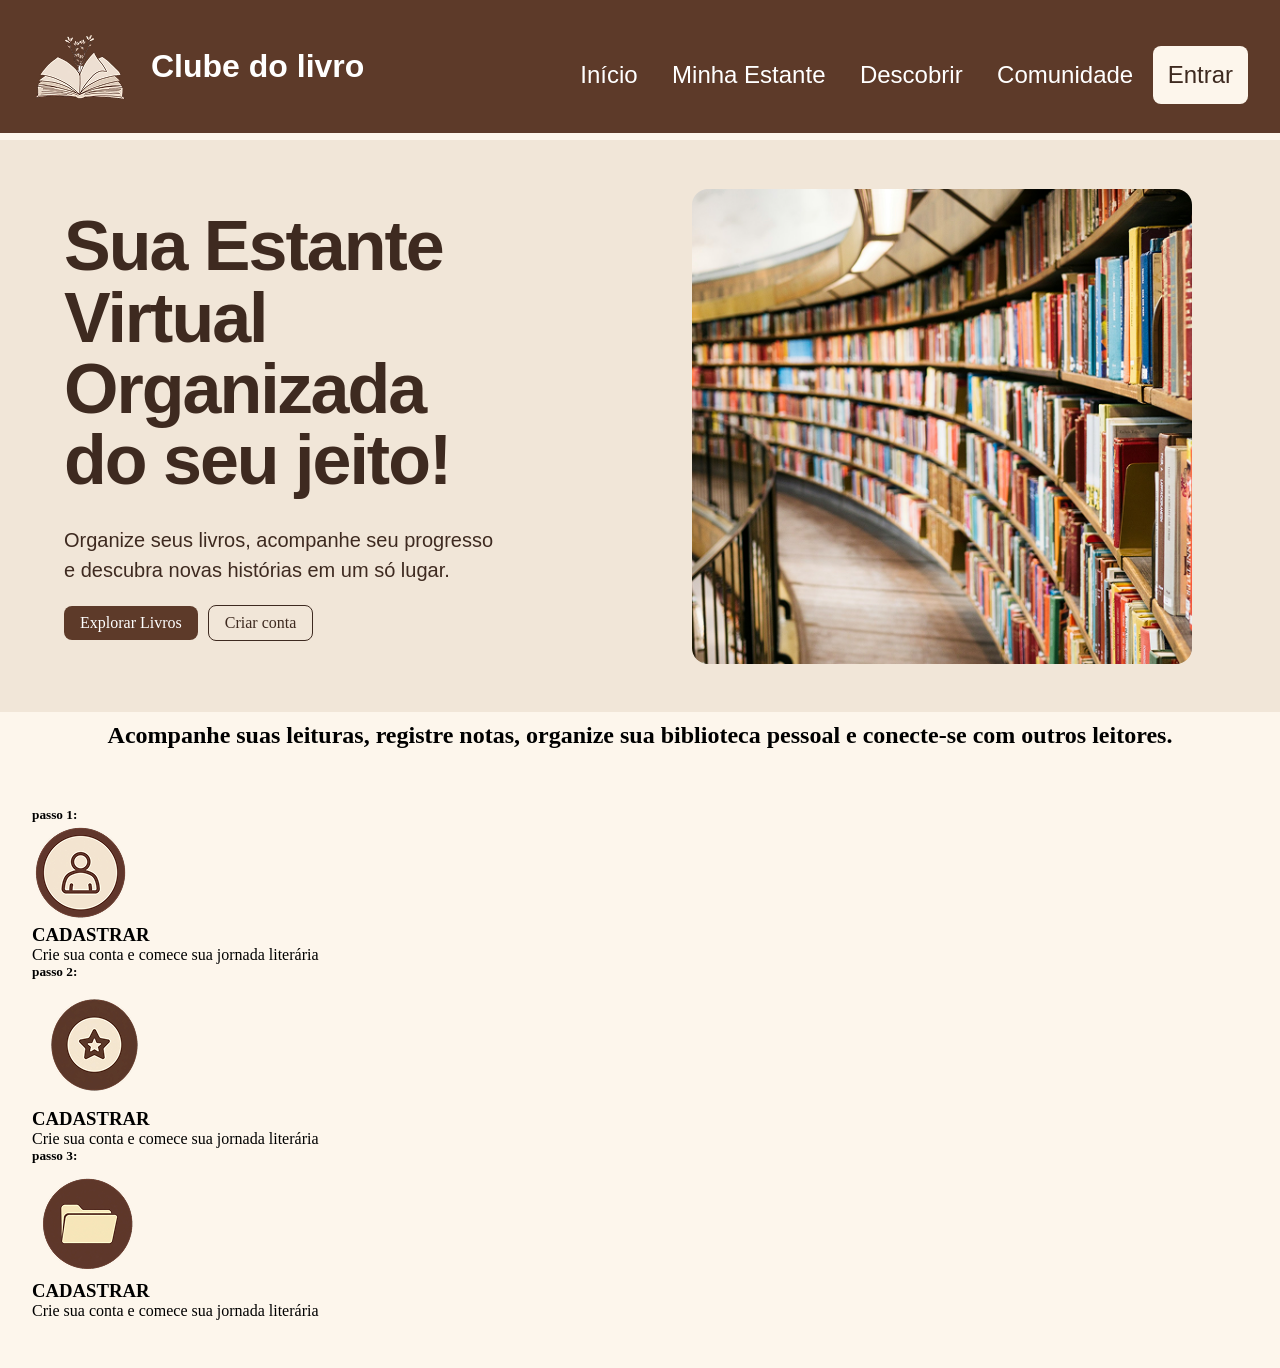
<file: index.html>
<!DOCTYPE html>
<html lang="pt-br">

<head>
    <meta charset="UTF-8">
    <meta name="viewport" content="width=device-width, initial-scale=1.0">
    <link rel="stylesheet" href="/css/style.css">
    <title>Bookmory</title>
</head>

<header class="header">
    <section>
        <div><img src="assets/1_HOME_1/Logo.png" alt="Logo"></div>
        <h1>Clube do livro</h1>

        <nav class="navbar">
            <a href="index.html">Início</a>
            <a href="pages/MinhaEstante.html">Minha Estante</a>
            <a href="pages/Descobrir.html">Descobrir</a>
            <a href="pages/Comunidade.html">Comunidade</a>
            <a href="pages/Entrar.html" class="btn">Entrar</a>
        </nav>

    </section>
</header>

<body>
    <section class="firstDiv">
        <div class="hero-content">
            <h2>Sua Estante Virtual<br>Organizada<br>do seu jeito!</h2>
            <p>Organize seus livros, acompanhe seu progresso e descubra novas histórias em um só lugar.</p>
            <div class="hero-actions">
                <a class="btn2" href="pages/Descobrir.html">Explorar Livros</a>
                <a class="btn3" href="pages/Cadastro.html">Criar conta</a>
            </div>
        </div>

        <div>
            <img src="assets/1_HOME_1/biblioteca.png" class="imglivro" alt="Livros">
        </div>
    </section>
    <h6>Acompanhe suas leituras, registre notas, organize sua biblioteca pessoal e conecte-se com outros leitores.</h6>

    <section>
        <div class="box">
            <div class="cadastrar">
                <h5>passo 1:</h5>
                <img src="assets/1_HOME_1/icon user 1.png" alt="user">
                <h3>CADASTRAR</h3>
                <p>Crie sua conta e comece sua jornada literária</h6>
            </div>

            <div class="avaliar">
                <h5>passo 2:</h5>
                <img src="assets/1_HOME_1/icon estrela 1.png" alt="user">
                <h3>CADASTRAR</h3>
                <p>Crie sua conta e comece sua jornada literária</p>
                </div>

            <div class="organizar">
                <h5>passo 3:</h5>
                <img src="assets/1_HOME_1/icon pasta 1.png" alt="user">
                <h3>CADASTRAR</h3>
                <p>Crie sua conta e comece sua jornada literária</p>
            </div>
        </div>
    </section>


</body>

</html>
</file>
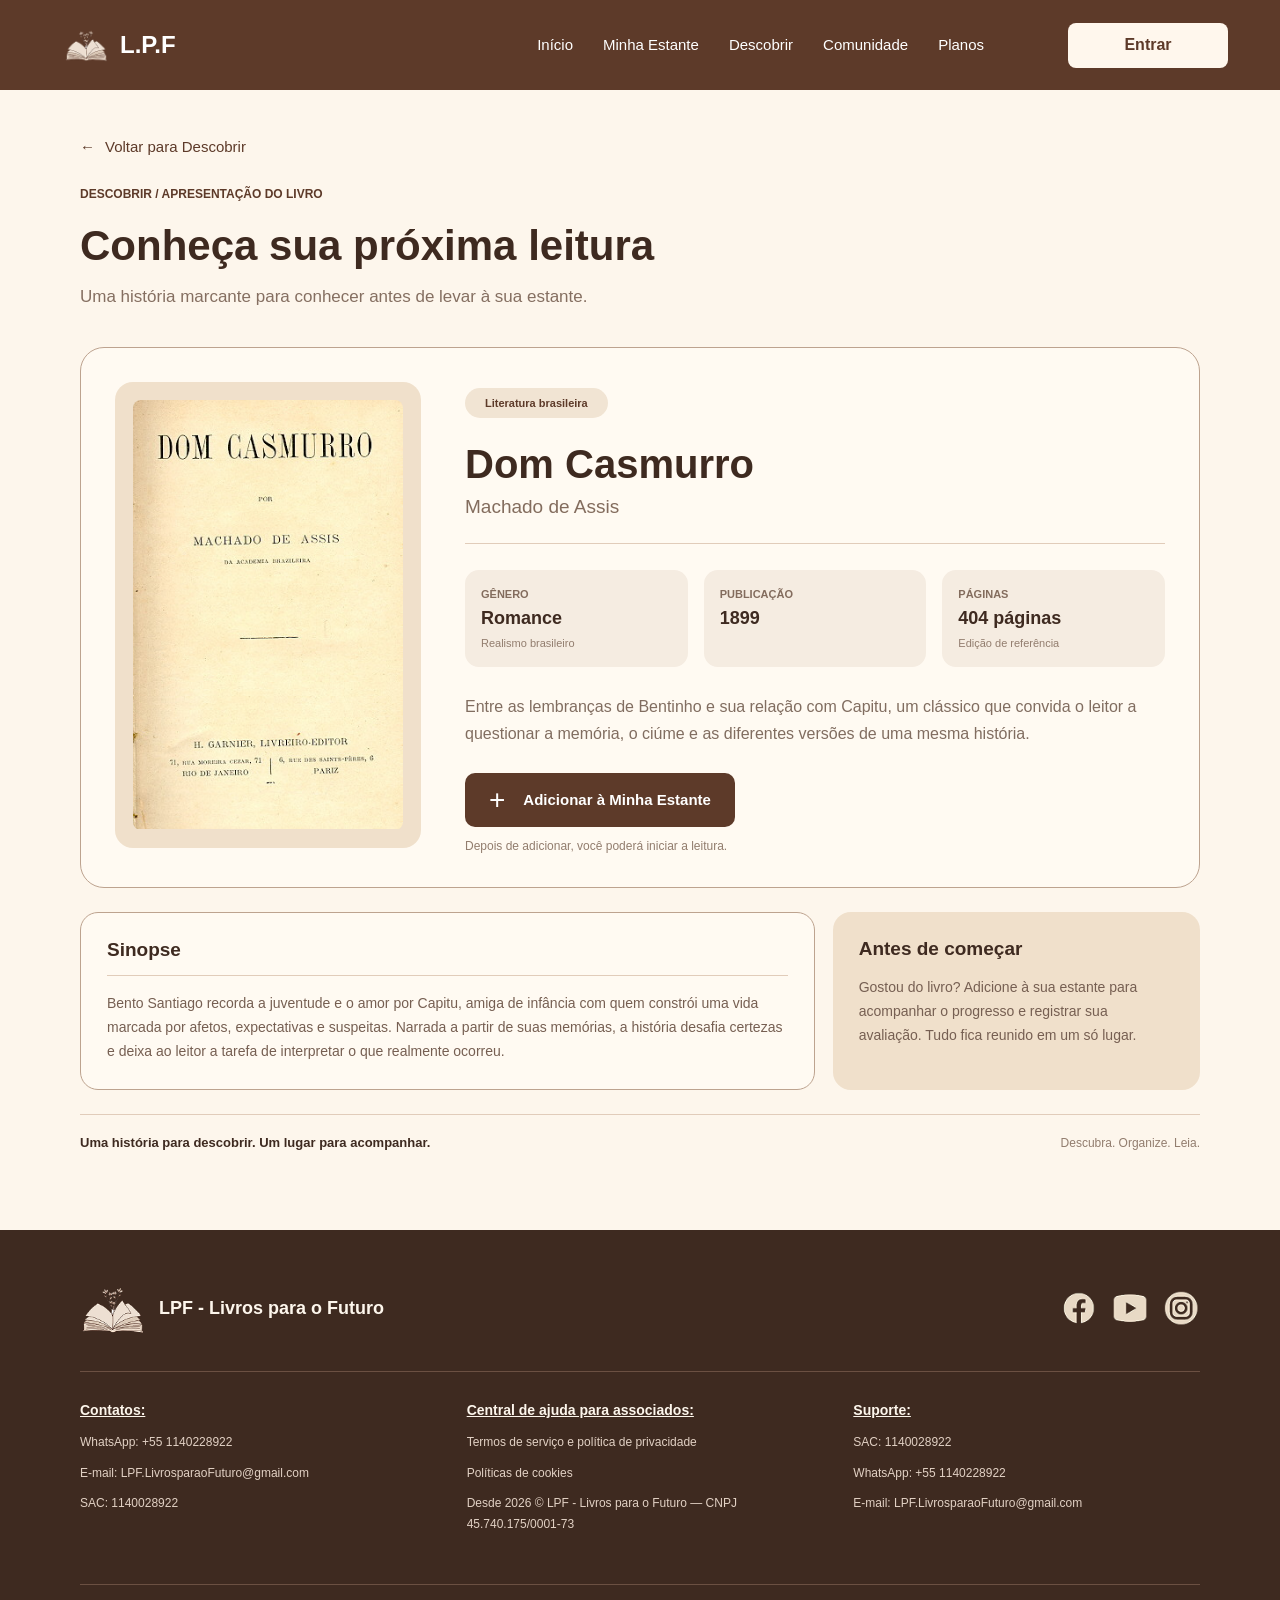
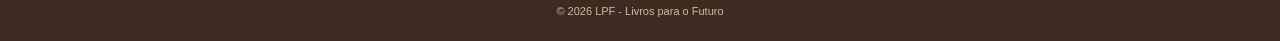
<file: pages/ApresentacaoLivro.html>
<!doctype html>
<html lang="pt-BR">
  <head>
    <meta charset="UTF-8" />
    <meta name="viewport" content="width=device-width, initial-scale=1.0" />
    <title>Apresentação do Livro | LPF</title>
    <link rel="stylesheet" href="../css/paginas-julio.css" />
  </head>
  <body class="pagina-lpf pagina-descobrir pagina-apresentacao">
    <!--header-->
    <header class="cabecalho">
      <div class="cabecalho-conteudo">
        <a href="../index.html" class="logo">
          <img
            src="../assets/1_HOME_1/Logo.png"
            alt="Logo dos Livros para o Futuro"
          />
          <span>L.P.F</span>
        </a>
        <!--botão MENU HAMBURGUER-->
        <button
          type="button"
          class="menu-toggle"
          id="botaoMenu"
          aria-label="Abrir menu de navegação"
          aria-controls="menuPrincipal"
          aria-expanded="false"
        >
          <span></span>
          <span></span>
          <span></span>
        </button>

        <!--nav principal-->
        <nav class="menu" id="menuPrincipal" aria-label="Navegação principal">
          <a href="../index.html">Início</a>

          <a href="MinhaEstante.html"> Minha Estante </a>

          <a href="Descobrir.html"> Descobrir </a>

          <a href="Comunidade.html"> Comunidade </a>

          <a href="planosdefidelidade.html"> Planos </a>
        </nav>

        <a href="Entrar.html" class="perfil">Entrar</a>
      </div>
    </header>

    <!--conteudo principal-->
    <main class="conteudo-principal apresentacao-main">
      <!--navegação-->
      <a href="Descobrir.html" class="apresentacao-voltar">
        <span aria-hidden="true">←</span>
        Voltar para Descobrir
      </a>

      <!--introdução-->
      <section class="apresentacao-introducao">
        <p class="apresentacao-caminho">DESCOBRIR / APRESENTAÇÃO DO LIVRO</p>

        <h1>Conheça sua próxima leitura</h1>

        <p>Uma história marcante para conhecer antes de levar à sua estante.</p>
      </section>

      <!--info do livro-->
      <section class="apresentacao-card">
        <!--coluna da capa-->
        <div class="apresentacao-imagem">
          <img
            id="apresentacaoCapa"
            src="../assets/1_HOME_1/descobrir/dom-casmurro.png.jpg"
            alt="Capa do livro Dom Casmurro"
          />
        </div>

        <!--coluna das info-->
        <div class="apresentacao-dados">
          <span class="apresentacao-etiqueta"> LITERATURA BRASILEIRA </span>

          <h2 id="apresentacaoTitulo">Dom Casmurro</h2>

          <p class="apresentacao-autor" id="apresentacaoAutor">
            Machado de Assis
          </p>

          <!--details-->
          <div class="apresentacao-detalhes">
            <div class="detalhe-item">
              <span>GÊNERO</span>
              <strong id="apresentacaoGenero"> Romance </strong>
              <small>Realismo brasileiro</small>
            </div>

            <div class="detalhe-item">
              <span>PUBLICAÇÃO</span>
              <strong id="apresentacaoAno"> 1899 </strong>
            </div>

            <div class="detalhe-item">
              <span>PÁGINAS</span>
              <strong id="apresentacaoPaginas"> Não informado </strong>
              <small>Edição de referência</small>
            </div>
          </div>

          <!--descrição-->
          <p class="apresentacao-descricao">
            Entre as lembranças de Bentinho e sua relação com Capitu, um
            clássico que convida o leitor a questionar a memória, o ciúme e as
            diferentes versões de uma mesma história.
          </p>

          <!--adicionar a estante-->
          <button
            type="button"
            class="apresentacao-botao"
            id="adicionarEstante"
          >
            <span aria-hidden="true">+</span>
            Adicionar à Minha Estante
          </button>

          <p class="apresentacao-aviso">
            Depois de adicionar, você poderá iniciar a leitura.
          </p>
        </div>
      </section>

      <!--sinopse e infos add-->
      <section class="apresentacao-inferior">
        <article class="apresentacao-sinopse">
          <h2>Sinopse</h2>

          <p id="sinopseLivro">
            Bento Santiago recorda a juventude e o amor por Capitu, amiga de
            infância com quem constrói uma vida marcada por afetos, expectativas
            e suspeitas. Narrada a partir de suas memórias, a história desafia
            certezas e deixa ao leitor a tarefa de interpretar o que realmente
            ocorreu.
          </p>
        </article>

        <aside class="apresentacao-orientacao">
          <h2>Antes de começar</h2>

          <p>
            Gostou do livro? Adicione à sua estante para acompanhar o progresso
            e registrar sua avaliação. Tudo fica reunido em um só lugar.
          </p>
        </aside>
      </section>

      <!--final-->
      <div class="apresentacao-frase">
        <strong>
          Uma história para descobrir. Um lugar para acompanhar.
        </strong>

        <span>Descubra. Organize. Leia.</span>
      </div>
    </main>

    <!--footer-->
    <footer class="footer">
      <div class="footer-container">
        <div class="footer-top">
          <div class="footer-brand">
            <img src="../assets/1_HOME_1/Logo.png" alt="" />

            <strong>LPF - Livros para o Futuro</strong>
          </div>

          <div class="footer-social">
            <img
              src="../assets/1_HOME_1/redes.png"
              alt="Facebook, YouTube e Instagram"
            />
          </div>
        </div>

        <div class="footer-info">
          <div class="footer-column">
            <h3>Contatos:</h3>
            <p>WhatsApp: +55 1140228922</p>
            <p>E-mail: LPF.LivrosparaoFuturo@gmail.com</p>
            <p>SAC: 1140028922</p>
          </div>

          <div class="footer-column">
            <h3>Central de ajuda para associados:</h3>
            <p>Termos de serviço e política de privacidade</p>
            <p>Políticas de cookies</p>
            <p>Desde 2026 © LPF - Livros para o Futuro — CNPJ 45.740.175/0001-73</p>
          </div>

          <div class="footer-column">
            <h3>Suporte:</h3>
            <p>SAC: 1140028922</p>
            <p>WhatsApp: +55 1140228922</p>
            <p>E-mail: LPF.LivrosparaoFuturo@gmail.com</p>
          </div>
        </div>

        <div class="footer-bottom">
          <p>© 2026 LPF - Livros para o Futuro</p>
        </div>
      </div>
    </footer>

    <!--acessibilidade-->
    <script src="https://vlibras.gov.br/app/vlibras-plugin.js"></script>

    <!--javascript-->
    <script src="../js/menu-lpf.js" defer></script>
    <script src="../js/livros.js" defer></script>
    <script src="../js/estante.js" defer></script>
    <script src="../js/apresentacao-livro.js" defer></script>
  </body>
</html>
</file>
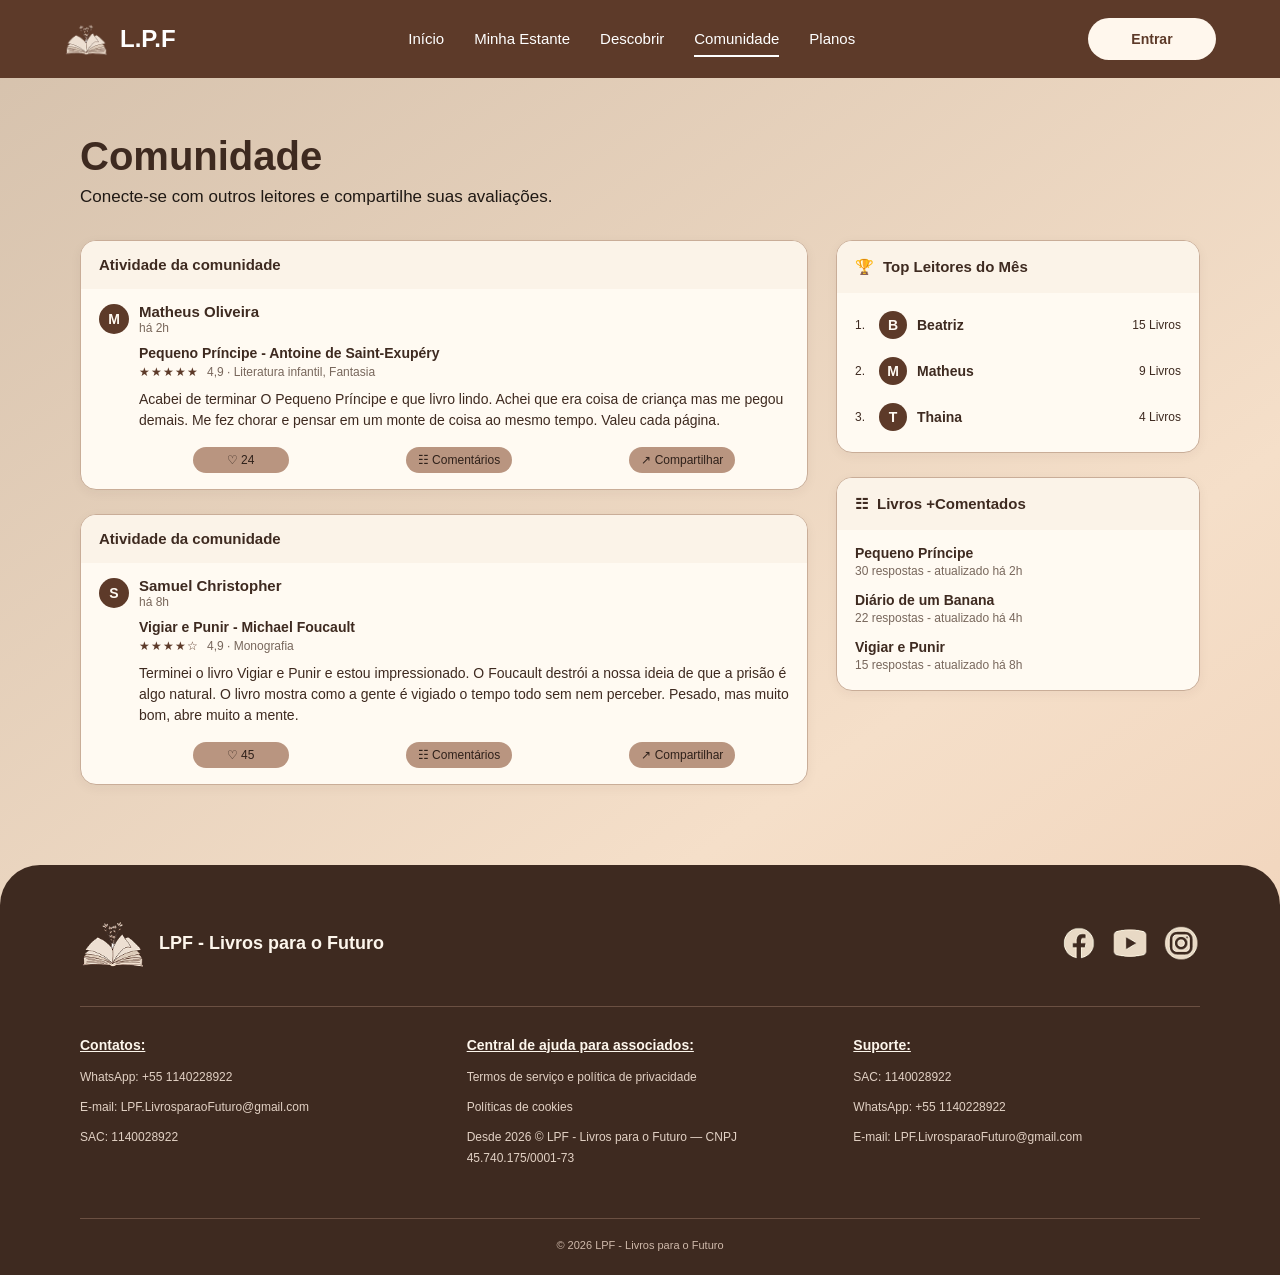
<file: pages/Comunidade.html>
<!doctype html>
<html lang="pt-BR">
  <head>
    <meta charset="UTF-8" />
    <meta name="viewport" content="width=device-width, initial-scale=1.0" />
    <meta
      name="description"
      content="Conecte-se com leitores, compartilhe avaliações e descubra as leituras favoritas da comunidade LPF."
    />
    <title>Comunidade | LPF</title>
    <link rel="stylesheet" href="../css/paginas-julio.css" />
    <link rel="stylesheet" href="../css/Comunidade-joao.css" />
  </head>
  <body class="pagina-descobrir pagina-comunidade">
    <header class="cabecalho">
      <div class="cabecalho-conteudo">
        <a href="../index.html" class="logo">
          <img
            src="../assets/1_HOME_1/Logo.png"
            alt="Logo dos Livros para o Futuro"
          />
          <span>L.P.F</span>
        </a>

        <button
          type="button"
          class="menu-toggle"
          id="botaoMenu"
          aria-label="Abrir menu de navegação"
          aria-controls="menuPrincipal"
          aria-expanded="false"
        >
          <span></span>
          <span></span>
          <span></span>
        </button>

        <nav class="menu" id="menuPrincipal" aria-label="Navegação principal">
          <a href="../index.html">Início</a>
          <a href="MinhaEstante.html">Minha Estante</a>
          <a href="Descobrir.html">Descobrir</a>
          <a href="Comunidade.html" aria-current="page">Comunidade</a>
          <a href="planosdefidelidade.html">Planos</a>
        </nav>

        <a href="Entrar.html" class="perfil">Entrar</a>
      </div>
    </header>

    <main class="conteudo-principal comunidade-main">
      <section class="comunidade-introducao" aria-labelledby="tituloComunidade">
        <h1 id="tituloComunidade">Comunidade</h1>
        <p>
          Conecte-se com outros leitores e compartilhe suas avaliações.
        </p>
      </section>

      <div class="comunidade-grade">
        <section
          class="comunidade-atividades"
          aria-label="Atividades da comunidade"
        >
          <article class="atividade-card">
            <h2 class="atividade-titulo">Atividade da comunidade</h2>
            <div class="atividade-conteudo">
              <div class="leitor-identidade">
                <span class="leitor-avatar" aria-hidden="true">M</span>
                <div>
                  <h3>Matheus Oliveira</h3>
                  <p class="atividade-tempo">há 2h</p>
                </div>
              </div>
              <div class="avaliacao-livro">
                <h4>Pequeno Príncipe - Antoine de Saint-Exupéry</h4>
                <p class="avaliacao-meta">
                  <span class="estrelas" aria-label="5 de 5 estrelas">★★★★★</span>
                  <span>4,9 · Literatura infantil, Fantasia</span>
                </p>
                <p class="avaliacao-texto">
                  Acabei de terminar O Pequeno Príncipe e que livro lindo.
                  Achei que era coisa de criança mas me pegou demais. Me fez
                  chorar e pensar em um monte de coisa ao mesmo tempo. Valeu
                  cada página.
                </p>
              </div>
              <div class="atividade-acoes" aria-label="Ações da avaliação">
                <button type="button" aria-label="Curtir avaliação, 24 curtidas">
                  <span aria-hidden="true">♡</span> 24
                </button>
                <button type="button">☷ Comentários</button>
                <button type="button">↗ Compartilhar</button>
              </div>
            </div>
          </article>

          <article class="atividade-card">
            <h2 class="atividade-titulo">Atividade da comunidade</h2>
            <div class="atividade-conteudo">
              <div class="leitor-identidade">
                <span class="leitor-avatar" aria-hidden="true">S</span>
                <div>
                  <h3>Samuel Christopher</h3>
                  <p class="atividade-tempo">há 8h</p>
                </div>
              </div>
              <div class="avaliacao-livro">
                <h4>Vigiar e Punir - Michael Foucault</h4>
                <p class="avaliacao-meta">
                  <span class="estrelas" aria-label="4 de 5 estrelas">★★★★☆</span>
                  <span>4,9 · Monografia</span>
                </p>
                <p class="avaliacao-texto">
                  Terminei o livro Vigiar e Punir e estou impressionado. O
                  Foucault destrói a nossa ideia de que a prisão é algo natural.
                  O livro mostra como a gente é vigiado o tempo todo sem nem
                  perceber. Pesado, mas muito bom, abre muito a mente.
                </p>
              </div>
              <div class="atividade-acoes" aria-label="Ações da avaliação">
                <button type="button" aria-label="Curtir avaliação, 45 curtidas">
                  <span aria-hidden="true">♡</span> 45
                </button>
                <button type="button">☷ Comentários</button>
                <button type="button">↗ Compartilhar</button>
              </div>
            </div>
          </article>
        </section>

        <aside class="comunidade-paineis" aria-label="Destaques da comunidade">
          <section class="painel-comunidade">
            <h2 class="painel-titulo">
              <span aria-hidden="true">🏆</span> Top Leitores do Mês
            </h2>
            <ol class="lista-leitores">
              <li>
                <span class="posicao-leitor">1.</span>
                <span class="leitor-avatar" aria-hidden="true">B</span>
                <strong>Beatriz</strong>
                <span class="total-livros">15 Livros</span>
              </li>
              <li>
                <span class="posicao-leitor">2.</span>
                <span class="leitor-avatar" aria-hidden="true">M</span>
                <strong>Matheus</strong>
                <span class="total-livros">9 Livros</span>
              </li>
              <li>
                <span class="posicao-leitor">3.</span>
                <span class="leitor-avatar" aria-hidden="true">T</span>
                <strong>Thaina</strong>
                <span class="total-livros">4 Livros</span>
              </li>
            </ol>
          </section>

          <section class="painel-comunidade painel-comentados">
            <h2 class="painel-titulo">
              <span aria-hidden="true">☷</span> Livros +Comentados
            </h2>
            <ul class="lista-comentados">
              <li>
                <strong>Pequeno Príncipe</strong>
                <span>30 respostas - atualizado há 2h</span>
              </li>
              <li>
                <strong>Diário de um Banana</strong>
                <span>22 respostas - atualizado há 4h</span>
              </li>
              <li>
                <strong>Vigiar e Punir</strong>
                <span>15 respostas - atualizado há 8h</span>
              </li>
            </ul>
          </section>
        </aside>
      </div>
    </main>

    <footer class="footer">
      <div class="footer-container">
        <div class="footer-top">
          <div class="footer-brand">
            <img src="../assets/1_HOME_1/Logo.png" alt="" />
            <strong>LPF - Livros para o Futuro</strong>
          </div>
          <div class="footer-social">
            <img
              src="../assets/1_HOME_1/redes.png"
              alt="Facebook, YouTube e Instagram"
            />
          </div>
        </div>

        <div class="footer-info">
          <div class="footer-column">
            <h3>Contatos:</h3>
            <p>WhatsApp: +55 1140228922</p>
            <p>E-mail: LPF.LivrosparaoFuturo@gmail.com</p>
            <p>SAC: 1140028922</p>
          </div>
          <div class="footer-column">
            <h3>Central de ajuda para associados:</h3>
            <p>Termos de serviço e política de privacidade</p>
            <p>Políticas de cookies</p>
            <p>
              Desde 2026 © LPF - Livros para o Futuro — CNPJ 45.740.175/0001-73
            </p>
          </div>
          <div class="footer-column">
            <h3>Suporte:</h3>
            <p>SAC: 1140028922</p>
            <p>WhatsApp: +55 1140228922</p>
            <p>E-mail: LPF.LivrosparaoFuturo@gmail.com</p>
          </div>
        </div>

        <div class="footer-bottom">
          <p>© 2026 LPF - Livros para o Futuro</p>
        </div>
      </div>
    </footer>

    <div vw class="enabled">
      <div vw-access-button class="active"></div>
      <div vw-plugin-wrapper>
        <div class="vw-plugin-top-wrapper"></div>
      </div>
    </div>
    <script src="https://vlibras.gov.br/app/vlibras-plugin.js"></script>
    <script src="../js/menu-lpf.js" defer></script>
  </body>
</html>
</file>
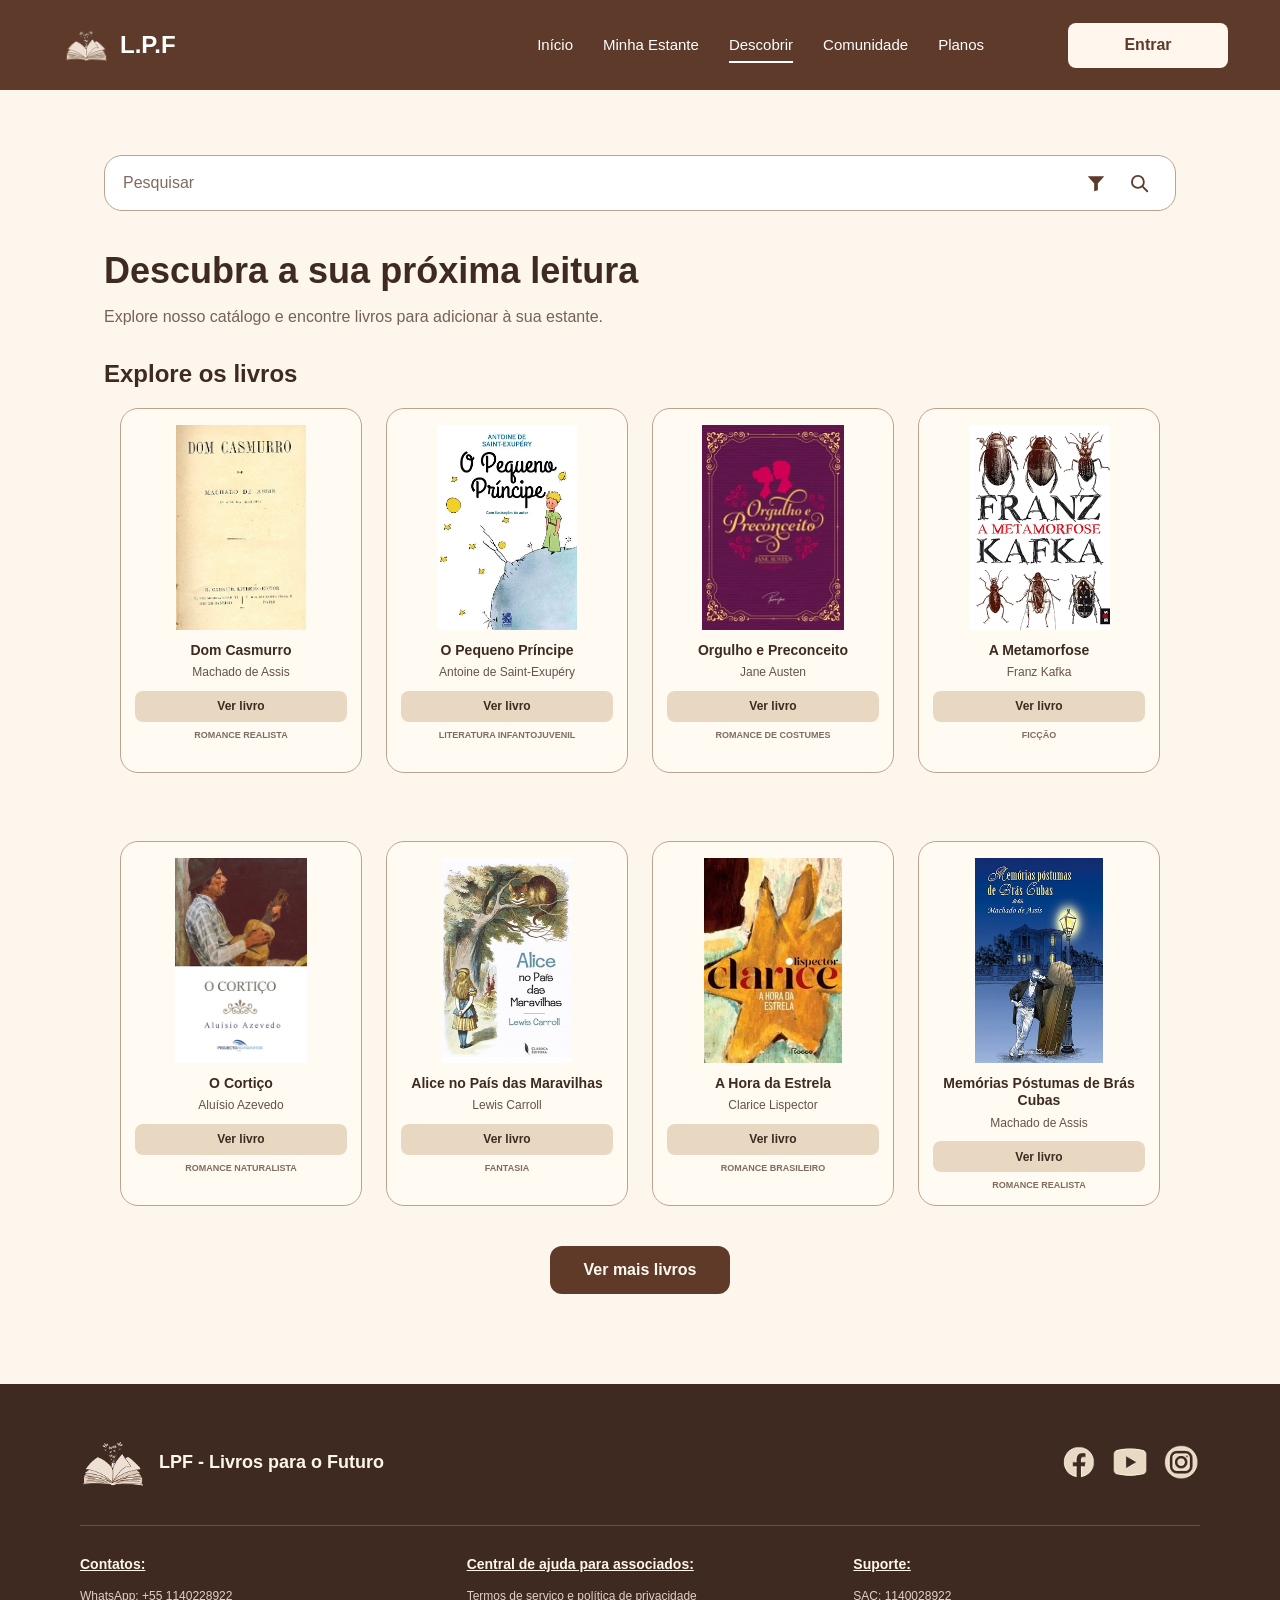
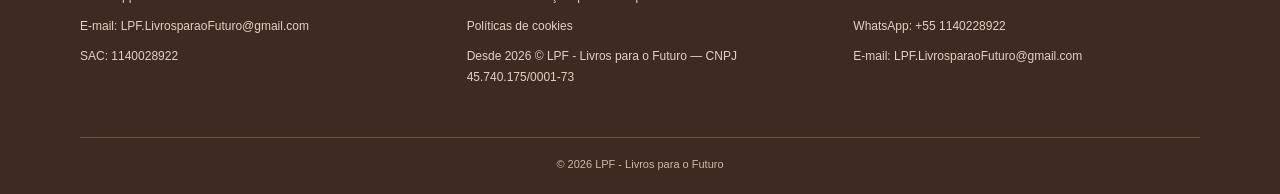
<file: pages/Descobrir.html>
<!doctype html>
<html lang="pt-BR">
  <head>
    <meta charset="UTF-8" />
    <meta name="viewport" content="width=device-width, initial-scale=1.0" />
    <title>Descobrir | LPF</title>
    <link rel="stylesheet" href="../css/paginas-julio.css" />
  </head>
  <body class="pagina-lpf pagina-descobrir">
    <!--header-->
    <header class="cabecalho">
      <div class="cabecalho-conteudo">
        <a href="../index.html" class="logo">
          <img
            src="../assets/1_HOME_1/Logo.png"
            alt="Logo dos Livros para o Futuro"
          />
          <span>L.P.F</span>
        </a>
        <!--botão MENU HAMBURGUER-->
        <button
          type="button"
          class="menu-toggle"
          id="botaoMenu"
          aria-label="Abrir menu de navegação"
          aria-controls="menuPrincipal"
          aria-expanded="false"
        >
          <span></span>
          <span></span>
          <span></span>
        </button>

        <!--nav principal-->
        <nav class="menu" id="menuPrincipal" aria-label="Navegação principal">
          <a href="../index.html">Início</a>

          <a href="MinhaEstante.html"> Minha Estante </a>

          <a href="Descobrir.html"> Descobrir </a>

          <a href="Comunidade.html"> Comunidade </a>

          <a href="planosdefidelidade.html"> Planos </a>
        </nav>

        <a href="Entrar.html" class="perfil">Entrar</a>
      </div>
    </header>

    <!--Conteúdo principal-->
    <main class="conteudo-principal">
      <!--pesquisa e filtros-->
      <section class="area-filtros" aria-label="Pesquisar e filtrar livros">
        <form class="form-busca" id="formBuscaLivro" role="search">
          <input
            type="search"
            id="buscarLivro"
            name="q"
            class="input-busca"
            placeholder="Pesquisar"
            aria-label="Pesquisar livro"
          />

          <!-- BOTÃO DE FILTRO -->
          <details class="filtro-genero">
            <summary aria-label="Filtrar por gênero" title="Filtrar por gênero">
              <svg
                viewBox="0 0 24 24"
                width="22"
                height="22"
                fill="currentColor"
                aria-hidden="true"
              >
                <path d="M3 4.5h18l-7 8.1V20l-4 1v-8.4L3 4.5Z" />
              </svg>
            </summary>

            <div class="filtro-opcoes">
              <label for="filtrarGenero">Gênero</label>
              <select id="filtrarGenero">
                <option value="todos">Todos os gêneros</option>
                <option value="romance">Romance</option>
                <option value="fantasia">Fantasia</option>
                <option value="ficcao">Ficção</option>
                <option value="classico">Clássicos</option>
              </select>
            </div>
          </details>

          <!-- BOTÃO DE PESQUISA -->
          <button
            type="submit"
            class="botao-busca"
            aria-label="Pesquisar livros"
            title="Pesquisar livros"
          >
            <svg
              viewBox="0 0 24 24"
              width="22"
              height="22"
              fill="none"
              stroke="currentColor"
              stroke-width="2"
              stroke-linecap="round"
              aria-hidden="true"
            >
              <circle cx="10.8" cy="10.8" r="6.5" />
              <path d="m16 16 5 5" />
            </svg>
          </button>
        </form>
      </section>

      <!--apresentação-->
      <section class="introducao">
        <h1>Descubra a sua próxima leitura</h1>
        <p>
          Explore nosso catálogo e encontre livros para adicionar à sua estante.
        </p>
      </section>

      <!--catálogo de livros-->
      <section class="catalogo" aria-labelledby="tituloCatalogo">
        <h2 id="tituloCatalogo">Explore os livros</h2>

        <div class="grade-livros" id="gradeLivros">
          <!-- LIVRO 1 -->
          <article
            class="livro-card"
            data-id="dom-casmurro"
            data-generos="romance,classico"
          >
            <img
              class="livro-capa"
              src="../assets/1_HOME_1/descobrir/dom-casmurro.png.jpg"
              alt="Capa de Dom Casmurro"
              loading="lazy"
            />

            <div class="livro-dados">
              <h3 class="livro-titulo">Dom Casmurro</h3>
              <p class="livro-autor">Machado de Assis</p>
            </div>

            <a
              class="livro-botao"
              href="ApresentacaoLivro.html?livro=dom-casmurro"
            >
              Ver livro
            </a>

            <p class="livro-genero">Romance realista</p>
          </article>

          <!-- LIVRO 2 -->
          <article
            class="livro-card"
            data-id="pequeno-principe"
            data-generos="fantasia,classico"
          >
            <img
              class="livro-capa"
              src="../assets/1_HOME_1/descobrir/pequeno-principe.png"
              alt="Capa de O Pequeno Príncipe"
              loading="lazy"
            />

            <div class="livro-dados">
              <h3 class="livro-titulo">O Pequeno Príncipe</h3>
              <p class="livro-autor">Antoine de Saint-Exupéry</p>
            </div>

            <a
              class="livro-botao"
              href="ApresentacaoLivro.html?livro=pequeno-principe"
            >
              Ver livro
            </a>

            <p class="livro-genero">Literatura infantojuvenil</p>
          </article>

          <!-- LIVRO 3 -->
          <article
            class="livro-card"
            data-id="orgulho-preconceito"
            data-generos="romance,classico"
          >
            <img
              class="livro-capa"
              src="../assets/1_HOME_1/descobrir/orgulho-preconceito.png"
              alt="Capa de Orgulho e Preconceito"
              loading="lazy"
            />

            <div class="livro-dados">
              <h3 class="livro-titulo">Orgulho e Preconceito</h3>
              <p class="livro-autor">Jane Austen</p>
            </div>

            <a
              class="livro-botao"
              href="ApresentacaoLivro.html?livro=orgulho-preconceito"
            >
              Ver livro
            </a>

            <p class="livro-genero">Romance de costumes</p>
          </article>

          <!-- LIVRO 4 -->
          <article
            class="livro-card"
            data-id="metamorfose"
            data-generos="ficcao,classico"
          >
            <img
              class="livro-capa"
              src="../assets/1_HOME_1/descobrir/metamorfose.png"
              alt="Capa de A Metamorfose"
              loading="lazy"
            />

            <div class="livro-dados">
              <h3 class="livro-titulo">A Metamorfose</h3>
              <p class="livro-autor">Franz Kafka</p>
            </div>

            <a
              class="livro-botao"
              href="ApresentacaoLivro.html?livro=metamorfose"
            >
              Ver livro
            </a>

            <p class="livro-genero">Ficção</p>
          </article>

          <!-- LIVRO 5 -->
          <article
            class="livro-card"
            data-id="o-cortico"
            data-generos="romance,classico"
          >
            <img
              class="livro-capa"
              src="../assets/1_HOME_1/descobrir/o-cortico.png"
              alt="Capa de O Cortiço"
              loading="lazy"
            />

            <div class="livro-dados">
              <h3 class="livro-titulo">O Cortiço</h3>
              <p class="livro-autor">Aluísio Azevedo</p>
            </div>

            <a
              class="livro-botao"
              href="ApresentacaoLivro.html?livro=o-cortico"
            >
              Ver livro
            </a>

            <p class="livro-genero">Romance naturalista</p>
          </article>

          <!-- LIVRO 6 -->
          <article
            class="livro-card"
            data-id="alice"
            data-generos="fantasia,classico"
          >
            <img
              class="livro-capa"
              src="../assets/1_HOME_1/descobrir/alice.png"
              alt="Capa de Alice no País das Maravilhas"
              loading="lazy"
            />

            <div class="livro-dados">
              <h3 class="livro-titulo">Alice no País das Maravilhas</h3>
              <p class="livro-autor">Lewis Carroll</p>
            </div>

            <a class="livro-botao" href="ApresentacaoLivro.html?livro=alice">
              Ver livro
            </a>

            <p class="livro-genero">Fantasia</p>
          </article>

          <!-- LIVRO 7 -->
          <article
            class="livro-card"
            data-id="hora-da-estrela"
            data-generos="romance,classico"
          >
            <img
              class="livro-capa"
              src="../assets/1_HOME_1/descobrir/hora-da-estrela.png"
              alt="Capa de A Hora da Estrela"
              loading="lazy"
            />

            <div class="livro-dados">
              <h3 class="livro-titulo">A Hora da Estrela</h3>
              <p class="livro-autor">Clarice Lispector</p>
            </div>

            <a
              class="livro-botao"
              href="ApresentacaoLivro.html?livro=hora-da-estrela"
            >
              Ver livro
            </a>

            <p class="livro-genero">Romance brasileiro</p>
          </article>

          <!-- LIVRO 8 -->
          <article
            class="livro-card"
            data-id="memorias-postumas"
            data-generos="romance,classico"
          >
            <img
              class="livro-capa"
              src="../assets/1_HOME_1/descobrir/memorias-postumas.png"
              alt="Capa de Memórias Póstumas de Brás Cubas"
              loading="lazy"
            />

            <div class="livro-dados">
              <h3 class="livro-titulo">Memórias Póstumas de Brás Cubas</h3>
              <p class="livro-autor">Machado de Assis</p>
            </div>

            <a
              class="livro-botao"
              href="ApresentacaoLivro.html?livro=memorias-postumas"
            >
              Ver livro
            </a>

            <p class="livro-genero">Romance realista</p>
          </article>
        </div>

        <p
          id="mensagemBusca"
          class="mensagem-busca"
          role="status"
          aria-live="polite"
          hidden
        >
          Nenhum livro encontrado.
        </p>

        <div class="area-ver-mais">
          <button type="button" id="verMaisLivros">Ver mais livros</button>
        </div>
      </section>
    </main>

    <!--footer-->
    <footer class="footer">
      <div class="footer-container">
        <div class="footer-top">
          <div class="footer-brand">
            <img src="../assets/1_HOME_1/Logo.png" alt="" />

            <strong>LPF - Livros para o Futuro</strong>
          </div>

          <div class="footer-social">
            <img
              src="../assets/1_HOME_1/redes.png"
              alt="Facebook, YouTube e Instagram"
            />
          </div>
        </div>

        <div class="footer-info">
          <div class="footer-column">
            <h3>Contatos:</h3>
            <p>WhatsApp: +55 1140228922</p>
            <p>E-mail: LPF.LivrosparaoFuturo@gmail.com</p>
            <p>SAC: 1140028922</p>
          </div>

          <div class="footer-column">
            <h3>Central de ajuda para associados:</h3>
            <p>Termos de serviço e política de privacidade</p>
            <p>Políticas de cookies</p>
            <p>Desde 2026 © LPF - Livros para o Futuro — CNPJ 45.740.175/0001-73</p>
          </div>

          <div class="footer-column">
            <h3>Suporte:</h3>
            <p>SAC: 1140028922</p>
            <p>WhatsApp: +55 1140228922</p>
            <p>E-mail: LPF.LivrosparaoFuturo@gmail.com</p>
          </div>
        </div>

        <div class="footer-bottom">
          <p>© 2026 LPF - Livros para o Futuro</p>
        </div>
      </div>
    </footer>

    <!--acessibilidade-->
    <script src="https://vlibras.gov.br/app/vlibras-plugin.js"></script>

    <!--javascript-->
    <script src="../js/descobrir.js" defer></script>
    <script src="../js/menu-lpf.js" defer></script>
  </body>
</html>
</file>
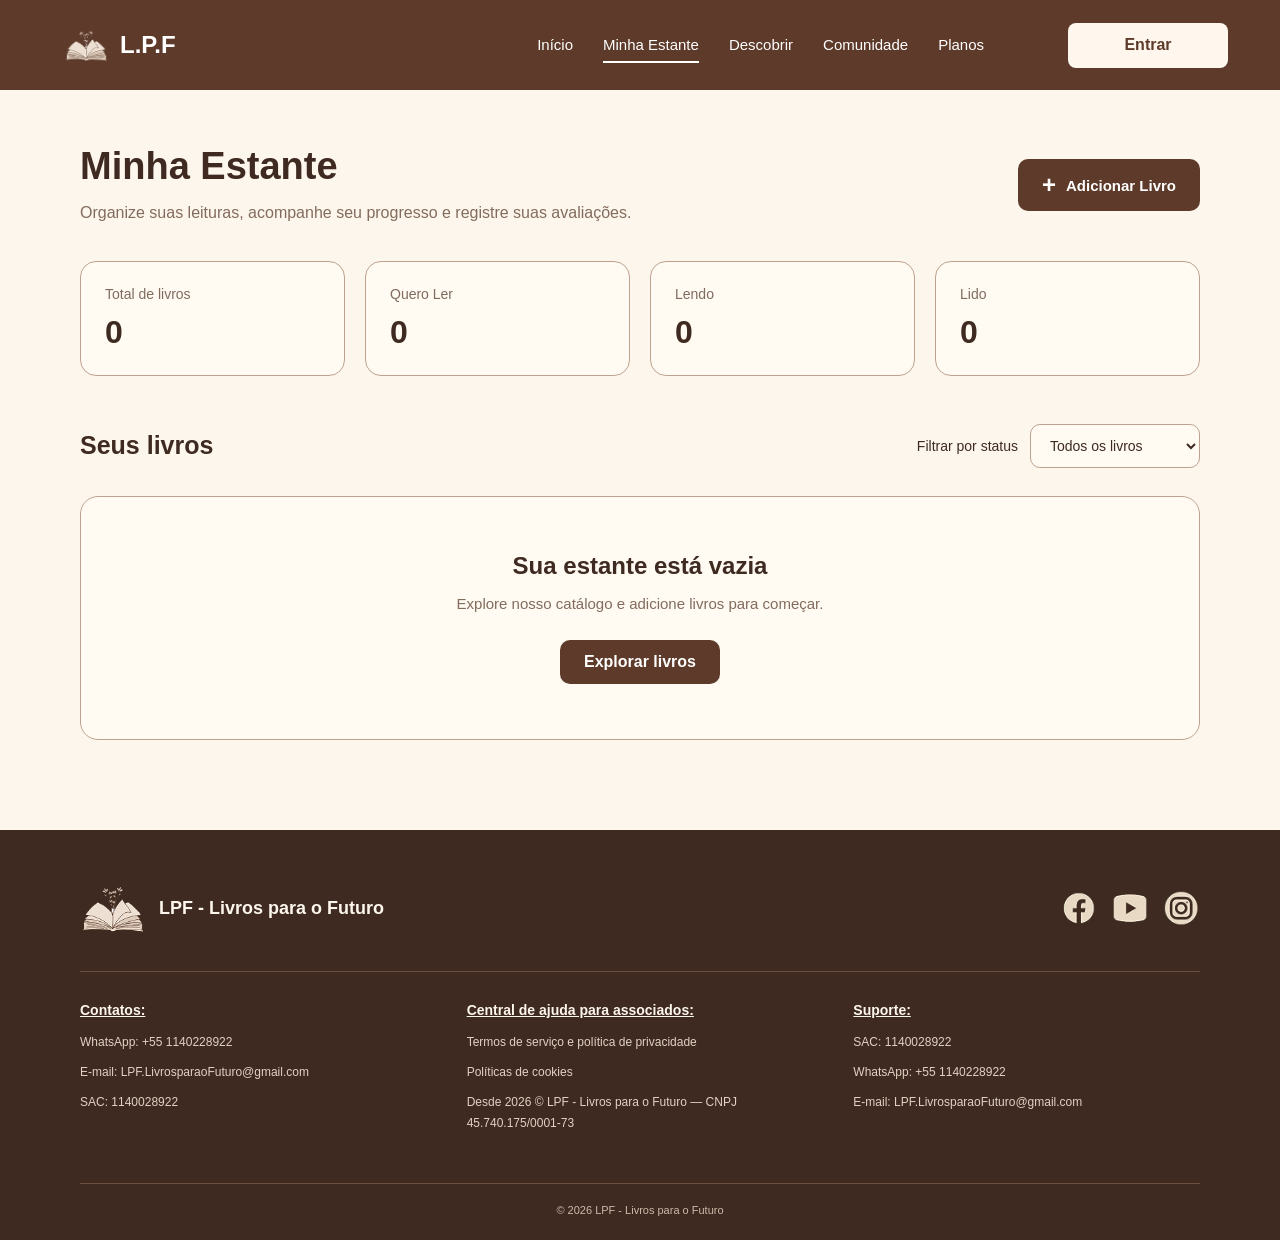
<file: pages/MinhaEstante.html>
<!doctype html>
<html lang="pt-BR">
  <head>
    <meta charset="UTF-8" />
    <meta name="viewport" content="width=device-width, initial-scale=1.0" />
    <title>Minha Estante | LPF</title>
    <link rel="stylesheet" href="../css/paginas-julio.css" />
  </head>
  <body class="pagina-lpf pagina-descobrir pagina-estante">
    <!--header-->
    <header class="cabecalho">
      <div class="cabecalho-conteudo">
        <a href="../index.html" class="logo">
          <img
            src="../assets/1_HOME_1/Logo.png"
            alt="Logo dos Livros para o Futuro"
          />
          <span>L.P.F</span>
        </a>
        <!--botão MENU HAMBURGUER-->
        <button
          type="button"
          class="menu-toggle"
          id="botaoMenu"
          aria-label="Abrir menu de navegação"
          aria-controls="menuPrincipal"
          aria-expanded="false"
        >
          <span></span>
          <span></span>
          <span></span>
        </button>

        <!--nav principal-->
        <nav class="menu" id="menuPrincipal" aria-label="Navegação principal">
          <a href="../index.html">Início</a>

          <a href="MinhaEstante.html"> Minha Estante </a>

          <a href="Descobrir.html"> Descobrir </a>

          <a href="Comunidade.html"> Comunidade </a>

          <a href="planosdefidelidade.html"> Planos </a>
        </nav>

        <a href="Entrar.html" class="perfil">Entrar</a>
      </div>
    </header>

    <!--conteudo principal-->
    <main class="conteudo-principal estante-main">
      <!--introdução-->
      <section class="estante-introducao">
        <div class="estante-cabecalho">
          <div>
            <h1>Minha Estante</h1>

            <p>
              Organize suas leituras, acompanhe seu progresso e registre suas
              avaliações.
            </p>
          </div>

          <a href="AdicionarLivro.html" class="estante-adicionar">
            <span aria-hidden="true">+</span>
            Adicionar Livro
          </a>
        </div>
      </section>

      <!--resumo-->
      <section class="estante-resumo" aria-label="Resumo das leituras">
        <article class="resumo-card">
          <span>Total de livros</span>
          <strong id="totalLivros">0</strong>
        </article>

        <article class="resumo-card">
          <span>Quero Ler</span>
          <strong id="totalQueroLer">0</strong>
        </article>

        <article class="resumo-card">
          <span>Lendo</span>
          <strong id="totalLendo">0</strong>
        </article>

        <article class="resumo-card">
          <span>Lido</span>
          <strong id="totalLidos">0</strong>
        </article>
      </section>

      <!--filtros-->
      <section class="estante-controles">
        <h2>Seus livros</h2>

        <div class="estante-filtro">
          <label for="filtroStatus"> Filtrar por status </label>

          <select id="filtroStatus">
            <option value="todos">Todos os livros</option>

            <option value="quero-ler">Quero Ler</option>

            <option value="lendo">Lendo</option>

            <option value="lido">Lido</option>
          </select>
        </div>
      </section>

      <!--livros salvos-->
      <section class="estante-livros" aria-label="Livros da minha estante">
        <div class="estante-grid" id="gradeEstante">
          <!-- Os livros serão carregados pelo JavaScript -->
        </div>

        <!--msg quando estante estiver vazia-->
        <div class="estante-vazia" id="estanteVazia" hidden>
          <h2>Sua estante está vazia</h2>

          <p>
            Explore nosso catálogo e adicione livros para começar a organizar
            suas leituras.
          </p>

          <a href="Descobrir.html" class="estante-explorar">
            Explorar livros
          </a>
        </div>
      </section>
    </main>

    <!--janela de gerenciamento de leitura-->
    <dialog
      class="estante-modal"
      id="modalEstante"
      aria-labelledby="modalTitulo"
    >
      <div class="modal-topo">
        <h2 id="modalTitulo">Gerenciar leitura</h2>

        <button
          type="button"
          id="fecharModal"
          class="modal-fechar"
          aria-label="Fechar janela"
        >
          &times;
        </button>
      </div>

      <p id="modalNomeLivro" class="modal-livro"></p>

      <!--opções iniciais-->
      <div id="modalAcoes" class="modal-acoes">
        <button type="button" class="modal-acessar" disabled>
          Acessar leitura — em integração
        </button>

        <button type="button" id="abrirEdicao" class="modal-editar">
          Editar leitura
        </button>

        <button type="button" id="removerLivro" class="modal-remover">
          Remover da Minha Estante
        </button>
      </div>

      <!--form de edição-->
      <form id="formEdicaoLivro" class="form-edicao" hidden>
        <label for="edicaoStatus">Status da leitura</label>
        <select id="edicaoStatus" required>
          <option value="quero-ler">Quero Ler</option>
          <option value="lendo">Lendo</option>
          <option value="lido">Lido</option>
        </select>

        <div class="edicao-paginas">
          <div>
            <label for="edicaoLidas">Páginas lidas</label>
            <input type="number" id="edicaoLidas" min="0" step="1" required />
          </div>

          <div>
            <label for="edicaoTotal">Total de páginas</label>
            <input
              type="number"
              id="edicaoTotal"
              min="1"
              step="1"
              placeholder="Opcional"
            />
          </div>
        </div>

        <label for="edicaoAvaliacao">Avaliação</label>
        <select id="edicaoAvaliacao">
          <option value="">Sem avaliação</option>
          <option value="1">★</option>
          <option value="2">★★</option>
          <option value="3">★★★</option>
          <option value="4">★★★★</option>
          <option value="5">★★★★★</option>
        </select>

        <label for="edicaoComentario">Comentário (opcional)</label>
        <textarea
          id="edicaoComentario"
          rows="3"
          maxlength="500"
          placeholder="O que você achou do livro?"
        ></textarea>

        <p id="erroEdicao" class="edicao-erro" role="alert" hidden></p>

        <div class="edicao-botoes">
          <button type="button" id="cancelarEdicao">Cancelar</button>

          <button type="submit">Salvar alterações</button>
        </div>
      </form>
    </dialog>

    <footer class="footer">
      <div class="footer-container">
        <div class="footer-top">
          <div class="footer-brand">
            <img src="../assets/1_HOME_1/Logo.png" alt="" />

            <strong>LPF - Livros para o Futuro</strong>
          </div>

          <div class="footer-social">
            <img
              src="../assets/1_HOME_1/redes.png"
              alt="Facebook, YouTube e Instagram"
            />
          </div>
        </div>

        <div class="footer-info">
          <div class="footer-column">
            <h3>Contatos:</h3>
            <p>WhatsApp: +55 1140228922</p>
            <p>E-mail: LPF.LivrosparaoFuturo@gmail.com</p>
            <p>SAC: 1140028922</p>
          </div>

          <div class="footer-column">
            <h3>Central de ajuda para associados:</h3>
            <p>Termos de serviço e política de privacidade</p>
            <p>Políticas de cookies</p>
            <p>Desde 2026 © LPF - Livros para o Futuro — CNPJ 45.740.175/0001-73</p>
          </div>

          <div class="footer-column">
            <h3>Suporte:</h3>
            <p>SAC: 1140028922</p>
            <p>WhatsApp: +55 1140228922</p>
            <p>E-mail: LPF.LivrosparaoFuturo@gmail.com</p>
          </div>
        </div>

        <div class="footer-bottom">
          <p>© 2026 LPF - Livros para o Futuro</p>
        </div>
      </div>
    </footer>

    <!--acessibilidade-->
    <script src="https://vlibras.gov.br/app/vlibras-plugin.js"></script>

    <!--javascript-->
    <script src="../js/livros.js" defer></script>
    <script src="../js/estante.js" defer></script>
    <script src="../js/minha-estante.js" defer></script>
    <script src="../js/menu-lpf.js" defer></script>
  </body>
</html>
</file>
<file: css/style.css>
:root {
  --header-color: #5d3a29;
  --cor-fundo1home: #F1E6D8; 
  --cor-fundoCard: #FBF7F0;
  --main-color: #fdf6ec;
  --back-card: #B9AEA8;
  --txt-color: #3e2a20;
}
/* usar o "var" para pegar essas cores */
/* h2{
    color: var(--header-color);
} */

* {
    margin: 0;
    padding: 0;
    outline: none;
    border: none;
    text-transform: none;
    transition: 0.2s linear;
}
h1{
    font-size: 2rem;
    text-align: left;
    margin: 0px;
    color: white;
}

h6{
    font-size: 1.5rem;
    margin: 5px;
    padding: 5px;
    text-align: center;
}

.header{
    position: fixed;
    background-color: var(--header-color);
    top: 0;
    right: 0;
    left: 0;
    z-index: 99;
    text-decoration: none;
    font-family: Verdana, Geneva, Tahoma, sans-serif;
    /* border-radius: 0 0 35px 35px; */
}
.header h1 {
    padding: 1.5rem;
    font-size: 2rem;
    margin: 0;
    text-align: left;
    margin-right: auto;
}

.header section{
    display: flex;
    align-items: center;        justify-content: space-between;
    padding-top: 1.5rem;
    padding-bottom: 1.5rem;    
}

.navbar a{
    padding: 15px;
    align-items: center;
    font-size: 1.5rem;
    text-decoration: none;
}
/* Efeito ao passar o mause */
.navbar a:hover{
    border-bottom: 0.1rem solid var(--main-color);
    padding-bottom: 1rem;
    font-size: 1.7rem;
}

a{
    color: white;
}


body{
    background-color:var(--main-color);
    padding-top: 140px;
}

section{
    padding: 3rem 2rem;
    margin: 0 auto;
    max-width: 1500px;
}

.firstDiv{
    display: grid;
    grid-template-columns: minmax(0, 1fr) 380px;
    margin: auto;
    min-height: 500px;
    padding: 36px 64px;
    align-items: center;
    gap: 64px;
    background-color: var(--cor-fundo1home);
    max-width: none;
    font-size: 3rem;
}
.firstDiv h2{
    margin: 0 0 28px;
    color: var(--txt-color);
    font-family: 'Segoe UI', Tahoma, Geneva, Verdana, sans-serif;
    font-size: 70px;
    line-height: 1.02;
    letter-spacing: -2px;
}

.hero-content {
    max-width: 430px;
}

.hero-content p {
    max-width: 430px;
    margin-bottom: 20px;
    color: var(--txt-color);
    font-family: 'Segoe UI', Tahoma, Geneva, Verdana, sans-serif;
    font-size: 20px;
    line-height: 1.5;
}

.hero-actions {
    display: flex;
    align-items: center;
    gap: 10px;
}

.firstDiv .imglivro{
    width: 500px;
    height: 475px;
    object-fit: cover;
    margin: -9rem;
    display: block;
    border-radius: 16px;
}
.btn{
    background: var(--main-color);
    color: var(--txt-color);
    cursor: pointer;
    margin-top: 1rem;
    display: inline-block;
    text-decoration: none;
    border-radius: 8px;
}

.btn2{
    background: var(--header-color);
    color: white;
    cursor: pointer;
    padding: 8px 16px;
    display: inline-block;
    text-align: center;
    text-decoration: none;
    border-radius: 8px;
    font-size: 1rem;
}

.btn3{
    color: var(--txt-color);
    cursor: pointer;
    padding: 8px 16px;
    display: inline-block;
    text-align: center;
    text-decoration: none;
    border: 1px solid var(--txt-color);
    border-radius: 8px;
    background: var(--cor-fundo1home);
    font-size: 1rem;
}
</file>
<file: css/paginas-julio.css>
/* CORES DO PROJETO */
.pagina-descobrir {
  --cor-marrom: #5d3a29;
  --cor-texto: #3e2a20;
  --cor-fundo: #fdf6ec;
  --cor-card: #fbf7f0;
  --cor-borda: #bda38f;

  margin: 0;
  min-height: 100vh;
  background-color: var(--cor-fundo);
  color: var(--cor-texto);
  font-family: 'Segoe UI', Arial, sans-serif;
}

/* config gerais */
.pagina-descobrir *,
.pagina-descobrir *::before,
.pagina-descobrir *::after {
  box-sizing: border-box;
}

/* -------------------------------------
  LPF - PÁGINA DESCOBRIR
----------------------------------------*/

.pagina-descobrir a {
  text-decoration: none;
}

/* header */

.pagina-descobrir .cabecalho {
  background-color: var(--cor-marrom);
  width: 100%;
}

.pagina-descobrir .cabecalho-conteudo {
  max-width: 1200px;
  min-height: 90px;
  margin: 0 auto;
  padding: 15px 24px;

  display: flex;
  align-items: center;
  justify-content: space-between;
  gap: 24px;
}

/* logo */
.pagina-descobrir .logo {
  display: flex;
  align-items: center;
  gap: 12px;

  color: white;
  font-size: 24px;
  font-weight: 700;
}

.pagina-descobrir .logo img {
  width: 44px;
  height: 44px;
  object-fit: contain;
}

/* menu */
.pagina-descobrir .menu {
  display: flex;
  align-items: center;
  gap: 30px;
}

.pagina-descobrir .menu a {
  color: white;
  font-size: 15px;
  padding: 8px 0;
  border-bottom: 2px solid transparent;
}

.pagina-descobrir .menu a:hover,
.pagina-descobrir .menu a[aria-current='page'] {
  border-bottom-color: white;
}

/* perfil */
.pagina-descobrir .perfil {
  color: white;
  font-size: 14px;
}

/* conteudo principal */

.pagina-descobrir .conteudo-principal {
  max-width: 1168px;
  margin: 0 auto;
  padding: 55px 24px 90px;
}

/* introdução */
.pagina-descobrir .introducao {
  margin-bottom: 36px;
}

.pagina-descobrir .introducao h1 {
  margin: 0 0 12px;
  color: var(--cor-texto);
  font-size: 36px;
  font-weight: 700;
  line-height: 1.2;
}

.pagina-descobrir .introducao p {
  margin: 0;
  color: #756257;
  font-size: 16px;
  line-height: 1.6;
}

/*pesquisa e filtros*/

.pagina-descobrir .area-filtros {
  width: 100%;
  min-height: 56px;
  margin-bottom: 38px;
  padding: 0 18px;

  display: flex;
  align-items: center;
  gap: 12px;

  background-color: #ffffff;
  border: 1px solid var(--cor-borda);
  border-radius: 18px;

  transition:
    border-color 0.2s ease,
    box-shadow 0.2s ease;
}

.pagina-descobrir .area-filtros:focus-within {
  border-color: var(--cor-marrom);
  box-shadow: 0 0 0 3px rgba(93, 58, 41, 0.12);
}

.pagina-descobrir .input-busca {
  flex: 1;
  min-width: 0;
  height: 52px;
  padding: 0;

  background: transparent;
  color: var(--cor-texto);
  font-size: 16px;

  border: none;
  outline: none;
  box-shadow: none;
}

.pagina-descobrir .input-busca::placeholder {
  color: #7f6a5d;
}

/*javascript da pesquisa de livros*/

/* Oculta os cards filtrados pelo JavaScript */
.pagina-descobrir .livro-card[hidden] {
  display: none;
}

/* Mensagem quando não há resultados */
.pagina-descobrir .mensagem-busca {
  text-align: center;
  margin: 40px 0;
  color: var(--cor-texto);
  font-size: 16px;
}

.pagina-descobrir .mensagem-busca[hidden] {
  display: none;
}

/* filtro genero */

.pagina-descobrir .filtro-genero {
  position: relative;
}

.pagina-descobrir .filtro-genero summary {
  display: flex;
  align-items: center;
  justify-content: center;

  width: 30px;
  height: 36px;
  cursor: pointer;
  color: var(--cor-marrom);
  list-style: none;
}

.pagina-descobrir .filtro-genero summary::-webkit-details-marker {
  display: none;
}

.pagina-descobrir .filtro-genero summary span {
  font-size: 12px;
}

.pagina-descobrir .filtro-opcoes {
  position: absolute;
  top: 42px;
  right: 0;
  z-index: 10;

  width: 230px;
  padding: 16px;

  display: flex;
  flex-direction: column;
  gap: 8px;

  background-color: #fffdfa;
  border: 1px solid var(--cor-borda);
  border-radius: 12px;
  box-shadow: 0 8px 20px #3e2a201a;
}

.pagina-descobrir .filtro-opcoes label {
  font-size: 13px;
  font-weight: 600;
}

.pagina-descobrir .filtro-opcoes select {
  width: 100%;
  padding: 10px;

  background-color: var(--cor-fundo);
  color: var(--cor-texto);

  border: 1px solid var(--cor-borda);
  border-radius: 8px;
  font-size: 13px;
}

/* icone BUSCA */

.pagina-descobrir .icone-busca {
  color: var(--cor-marrom);
  font-size: 22px;
  line-height: 1;
}

/* ajuste posicionamento */

.pagina-descobrir .conteudo-principal {
  max-width: 1120px;
  padding-top: 65px;
}

.pagina-descobrir .introducao {
  margin-bottom: 30px;
}

/*ajuste dos controle de pesquisa*/

.pagina-descobrir .form-busca {
  display: flex;
  align-items: center;
  width: 100%;
  min-height: 54px;
  gap: 10px;
}

.pagina-descobrir .form-busca .input-busca {
  flex: 1;
  min-width: 0;
}

/* icone FILTRO */

.pagina-descobrir .filtro-genero summary {
  cursor: pointer;
  border-radius: 6px;
}

.pagina-descobrir .filtro-genero summary svg {
  display: block;
}

/* botão LUPA */

.pagina-descobrir .botao-busca {
  display: flex;
  align-items: center;
  justify-content: center;

  width: 36px;
  height: 36px;
  padding: 6px;

  background: transparent;
  color: var(--cor-marrom);
  border: none;
  border-radius: 8px;
  cursor: pointer;
}

.pagina-descobrir .botao-busca:hover,
.pagina-descobrir .filtro-genero summary:hover {
  background-color: #f1e6d8;
}

.pagina-descobrir .botao-busca:focus-visible,
.pagina-descobrir .filtro-genero summary:focus-visible {
  outline: 2px solid var(--cor-marrom);
  outline-offset: 2px;
}

/* botão ENTRAR */

.pagina-descobrir .perfil {
  display: inline-block;
  padding: 12px 28px;

  background-color: #fff7ed;
  color: var(--cor-marrom);

  border-radius: 6px;
  font-weight: 600;
}

@media (max-width: 768px) {
  .pagina-descobrir .area-filtros {
    margin-bottom: 28px;
  }

  .pagina-descobrir .conteudo-principal {
    padding-top: 35px;
  }
}

/*catalogo dos livros*/

.pagina-descobrir .grade-livros {
  display: grid;
  grid-template-columns: repeat(4, minmax(0, 1fr));
  column-gap: 24px;
  row-gap: 68px;

  max-width: 1040px;
  margin: 0 auto;
}

/* card individual */
.pagina-descobrir .livro-card {
  display: flex;
  flex-direction: column;
  align-items: center;

  min-width: 0;
  min-height: 365px;
  padding: 16px 14px 12px;

  background-color: #fffaf2;
  border: 1px solid var(--cor-borda);
  border-radius: 18px;

  text-align: center;
}

/* capa */
.pagina-descobrir .livro-capa {
  display: block;
  width: 145px;
  max-width: 100%;
  height: 205px;
  margin-bottom: 12px;

  object-fit: contain;
}

/* titulo e leitor */
.pagina-descobrir .livro-dados {
  width: 100%;
  min-height: 0;
}

.pagina-descobrir .livro-titulo {
  margin: 0 0 6px;

  color: var(--cor-texto);
  font-size: 14px;
  font-weight: 700;
  line-height: 1.25;
}

.pagina-descobrir .livro-autor {
  margin: 0;

  color: #665348;
  font-size: 12px;
  line-height: 1.3;
}

/* botão VER LIVRO */
.pagina-descobrir .livro-botao {
  display: flex;
  align-items: center;
  justify-content: center;

  width: 100%;
  min-height: 31px;
  margin-top: 10px;
  padding: 6px 10px;

  background-color: #e8d8c1;
  color: var(--cor-texto);

  border-radius: 8px;
  font-size: 12px;
  font-weight: 700;
  transition: background-color 0.2s ease;
}

.pagina-descobrir .livro-botao:hover {
  background-color: #d9bea0;
}

.pagina-descobrir .livro-botao:focus-visible {
  outline: 3px solid var(--cor-marrom);
  outline-offset: 3px;
}

/* genero */
.pagina-descobrir .livro-genero {
  margin: 8px 0 0;

  color: #806c60;
  font-size: 9px;
  font-weight: 600;
  line-height: 1.2;
  text-transform: uppercase;
}

/* botão VER MAIS */
.pagina-descobrir .area-ver-mais {
  display: flex;
  justify-content: center;
  margin-top: 40px;
  margin-bottom: 20px;
}

/*o botão VER MAIS LIVROS sumir quando necessário*/
.pagina-descobrir .area-ver-mais[hidden] {
  display: none;
}

/* Animação para todos os cards de Descobrir */
.pagina-descobrir .livro-card.livro-animando:not([hidden]) {
  animation: aparecerLivro 0.6s ease-out both;
}

/* Entrada suave dos livros */
@keyframes aparecerLivro {
  from {
    opacity: 0;
    transform: translateY(20px);
  }

  to {
    opacity: 1;
    transform: translateY(0);
  }
}

/* Acessibilidade: reduzir movimento */
@media (prefers-reduced-motion: reduce) {
  .pagina-descobrir .livro-card.livro-animando:not([hidden]) {
    animation: none;
  }
}
.pagina-descobrir #verMaisLivros {
  min-width: 180px;
  height: 48px;
  padding: 0 24px;

  background-color: #5f3a29;
  color: #fffaf2;

  border: none;
  border-radius: 12px;

  font-size: 16px;
  font-weight: 600;
  font-family: inherit;

  cursor: pointer;
  transition:
    background-color 0.2s ease,
    transform 0.2s ease;
}

.pagina-descobrir #verMaisLivros:hover {
  background-color: #744733;
  transform: translateY(-2px);
}

.pagina-descobrir #verMaisLivros:active {
  transform: translateY(0);
}

.pagina-descobrir #verMaisLivros:focus-visible {
  outline: 3px solid #c8a98d;
  outline-offset: 3px;
}

/* FOOTER */

.pagina-descobrir .footer {
  width: 100%;
  background-color: #3e2a20;
  color: #fdf6ec;
  padding: 46px 24px 24px;
}

.pagina-descobrir .footer-container {
  max-width: 1120px;
  margin: 0 auto;
}

/*parte de cima*/

.pagina-descobrir .footer-top {
  display: flex;
  align-items: center;
  justify-content: space-between;
  gap: 24px;

  padding-bottom: 30px;
  border-bottom: 1px solid #6b5042;
}

.pagina-descobrir .footer-brand {
  display: flex;
  align-items: center;
  gap: 14px;
}

.pagina-descobrir .footer-brand img {
  width: 65px;
  height: 65px;
  object-fit: contain;
}

.pagina-descobrir .footer-brand strong {
  font-size: 18px;
  font-weight: 700;
}

/*redes sociais*/

.pagina-descobrir .footer-social {
  display: flex;
  align-items: center;
  justify-content: flex-end;
}

.pagina-descobrir .footer-social img {
  display: block;
  width: 140px;
  max-width: 100%;
  height: auto;
  object-fit: contain;
}

/* coluna das info */

.pagina-descobrir .footer-info {
  display: grid;
  grid-template-columns: repeat(3, minmax(0, 1fr));
  gap: 40px;

  padding: 30px 0 40px;
  border-bottom: 1px solid #6b5042;
}

.pagina-descobrir .footer-column h3 {
  margin: 0 0 14px;

  color: #fdf6ec;
  font-size: 14px;
  font-weight: 600;
  text-decoration: underline;
}

.pagina-descobrir .footer-column p {
  margin: 0 0 10px;

  color: #e2d1c4;
  font-size: 12px;
  line-height: 1.7;
}

/*parte de baixo*/

.pagina-descobrir .footer-bottom {
  padding-top: 20px;
  text-align: center;
}

.pagina-descobrir .footer-bottom p {
  margin: 0;
  color: #cfb9aa;
  font-size: 11px;
}

/*espaço catálogo e footer*/

.pagina-descobrir .conteudo-principal {
  padding-bottom: 70px;
}

/* responsividade */

@media (max-width: 768px) {
  .pagina-descobrir .cabecalho-conteudo {
    flex-wrap: wrap;
    justify-content: center;
  }

  .pagina-descobrir .menu {
    flex-wrap: wrap;
    justify-content: center;
    gap: 15px;
  }

  .pagina-descobrir .conteudo-principal {
    padding: 35px 20px 60px;
  }

  .pagina-descobrir .introducao h1 {
    font-size: 28px;
  }
}

/*responsividade do catalogo*/

@media (max-width: 1000px) {
  .pagina-descobrir .grade-livros {
    grid-template-columns: repeat(2, minmax(0, 1fr));
    gap: 24px;
  }
}

@media (max-width: 520px) {
  .pagina-descobrir .grade-livros {
    grid-template-columns: 1fr;
    max-width: 320px;
    gap: 20px;
  }
}

/* -------------------------------------
  LPF - PÁGINA APRESENTAÇÃO DO LIVRO
----------------------------------------*/

/*coonteudo principal*/

.pagina-apresentacao .apresentacao-main {
  max-width: 1168px;
  margin: 0 auto;
  padding: 48px 24px 80px;
}

/*voltar para Descobrir*/

.pagina-apresentacao .apresentacao-voltar {
  display: inline-flex;
  align-items: center;
  gap: 10px;

  margin-bottom: 32px;

  color: var(--cor-marrom);
  font-size: 15px;
  font-weight: 500;
}

.pagina-apresentacao .apresentacao-voltar:hover {
  text-decoration: underline;
}

/*introdução*/

.pagina-apresentacao .apresentacao-introducao {
  margin-bottom: 36px;
}

.pagina-apresentacao .apresentacao-caminho {
  margin: 0 0 20px;

  color: var(--cor-marrom);
  font-size: 12px;
  font-weight: 700;
}

.pagina-apresentacao .apresentacao-introducao h1 {
  margin: 0 0 12px;

  color: var(--cor-texto);
  font-size: 42px;
  line-height: 1.2;
}

.pagina-apresentacao .apresentacao-introducao > p:last-child {
  margin: 0;

  color: #856f61;
  font-size: 17px;
  line-height: 1.6;
}

/*card principal*/

.pagina-apresentacao .apresentacao-card {
  display: grid;
  grid-template-columns: 306px minmax(0, 1fr);
  align-items: start;
  gap: 44px;

  padding: 34px;

  background-color: #fffaf2;
  border: 1px solid var(--cor-borda);
  border-radius: 24px;
}

/*capa livro*/

.pagina-apresentacao .apresentacao-imagem {
  display: flex;
  align-items: center;
  justify-content: center;

  padding: 18px;

  background-color: #f0e0cb;
  border-radius: 18px;
}

.pagina-apresentacao .apresentacao-imagem img {
  display: block;

  width: 100%;
  height: 430px;

  object-fit: contain;
  border-radius: 8px;
}

/*infos*/

.pagina-apresentacao .apresentacao-dados {
  min-width: 0;
  padding-top: 6px;
}

.pagina-apresentacao .apresentacao-etiqueta {
  display: inline-block;

  padding: 9px 20px;
  margin-bottom: 22px;

  background-color: #f1e4d3;
  color: var(--cor-marrom);

  border-radius: 30px;

  font-size: 11px;
  font-weight: 700;
}

.pagina-apresentacao .apresentacao-dados h2 {
  margin: 0 0 8px;

  color: var(--cor-texto);
  font-size: 40px;
  line-height: 1.2;
}

.pagina-apresentacao .apresentacao-autor {
  margin: 0 0 26px;

  padding-bottom: 25px;

  color: #836c5d;
  font-size: 19px;

  border-bottom: 1px solid #e1ccba;
}

/*details do livro*/

.pagina-apresentacao .apresentacao-detalhes {
  display: grid;
  grid-template-columns: repeat(3, minmax(0, 1fr));
  gap: 16px;

  margin-bottom: 26px;
}

.pagina-apresentacao .detalhe-item {
  display: flex;
  flex-direction: column;
  align-items: flex-start;
  gap: 8px;

  min-width: 0;
  padding: 18px 16px;

  background-color: #f5ece1;
  border-radius: 14px;
}

.pagina-apresentacao .detalhe-item span {
  color: #836c5d;
  font-size: 11px;
  font-weight: 700;
}

.pagina-apresentacao .detalhe-item strong {
  color: var(--cor-texto);
  font-size: 18px;
}

.pagina-apresentacao .detalhe-item small {
  color: #927d6e;
  font-size: 11px;
}

/*descrição*/

.pagina-apresentacao .apresentacao-descricao {
  margin: 0 0 26px;

  color: #816d60;
  font-size: 16px;
  line-height: 1.7;
}

/*botão ADD A MINHA ESTANTE*/

.pagina-apresentacao .apresentacao-botao {
  display: inline-flex;
  align-items: center;
  justify-content: center;
  gap: 18px;

  min-height: 54px;
  padding: 12px 24px;

  background-color: var(--cor-marrom);
  color: #ffffff;

  border: none;
  border-radius: 10px;

  font-family: inherit;
  font-size: 15px;
  font-weight: 700;

  cursor: pointer;
  transition: background-color 0.2s ease;
}

.pagina-apresentacao .apresentacao-botao span {
  font-size: 28px;
  font-weight: 400;
  line-height: 1;
}

.pagina-apresentacao .apresentacao-botao:hover {
  background-color: #764b37;
}

.pagina-apresentacao .apresentacao-botao:focus-visible {
  outline: 3px solid #bda38f;
  outline-offset: 3px;
}

.pagina-apresentacao .apresentacao-aviso {
  margin: 12px 0 0;

  color: #927d6e;
  font-size: 12px;
}

/*sinopse e mais*/

.pagina-apresentacao .apresentacao-inferior {
  display: grid;
  grid-template-columns: 2fr 1fr;
  gap: 18px;

  margin-top: 24px;
}

.pagina-apresentacao .apresentacao-sinopse,
.pagina-apresentacao .apresentacao-orientacao {
  padding: 26px;

  border-radius: 18px;
}

.pagina-apresentacao .apresentacao-sinopse {
  background-color: #fffaf2;
  border: 1px solid var(--cor-borda);
}

.pagina-apresentacao .apresentacao-orientacao {
  background-color: #f0e0cb;
}

.pagina-apresentacao .apresentacao-inferior h2 {
  margin: 0 0 16px;

  color: var(--cor-texto);
  font-size: 19px;
}

.pagina-apresentacao .apresentacao-sinopse h2 {
  padding-bottom: 14px;
  border-bottom: 1px solid #e1ccba;
}

.pagina-apresentacao .apresentacao-inferior p {
  margin: 0;

  color: #765f52;
  font-size: 14px;
  line-height: 1.7;
}

/*frase final*/

.pagina-apresentacao .apresentacao-frase {
  display: flex;
  align-items: center;
  justify-content: space-between;
  gap: 20px;

  margin-top: 24px;
  padding-top: 20px;

  border-top: 1px solid #e1ccba;
}

.pagina-apresentacao .apresentacao-frase strong {
  font-size: 13px;
  color: var(--cor-texto);
}

.pagina-apresentacao .apresentacao-frase span {
  font-size: 12px;
  color: #927d6e;
}

/*botão livro já add*/

.pagina-apresentacao .apresentacao-botao:disabled {
  background-color: #927566;
  cursor: default;
  opacity: 0.85;
}

/* -------------------------------------
        LPF - MINHA ESTANTE
----------------------------------------*/

/*conteudo principal*/

.pagina-estante .estante-main {
  max-width: 1168px;
  min-height: 65vh;
  margin: 0 auto;
  padding: 55px 24px 90px;
}

/*titulo e botão ADD LIVRO*/

.pagina-estante .estante-introducao {
  margin-bottom: 35px;
}

.pagina-estante .estante-cabecalho {
  display: flex;
  justify-content: space-between;
  align-items: center;
  gap: 24px;
}

.pagina-estante .estante-cabecalho h1 {
  margin: 0 0 12px;

  color: var(--cor-texto);
  font-size: 38px;
  font-weight: 700;
}

.pagina-estante .estante-cabecalho p {
  margin: 0;

  color: #836c5d;
  font-size: 16px;
  line-height: 1.6;
}

.pagina-estante .estante-adicionar {
  display: inline-flex;
  align-items: center;
  justify-content: center;
  gap: 10px;

  padding: 14px 24px;
  min-height: 48px;

  background-color: var(--cor-marrom);
  color: #ffffff;

  border-radius: 10px;

  font-size: 15px;
  font-weight: 600;
  white-space: nowrap;

  cursor: pointer;
  transition: background-color 0.2s ease;
}

.pagina-estante .estante-adicionar span {
  font-size: 24px;
  line-height: 1;
}

.pagina-estante .estante-adicionar:hover {
  background-color: #764b37;
}

/*cards de resumo*/

.pagina-estante .estante-resumo {
  display: grid;
  grid-template-columns: repeat(4, minmax(0, 1fr));
  gap: 20px;

  margin-bottom: 48px;
}

.pagina-estante .resumo-card {
  display: flex;
  flex-direction: column;
  gap: 12px;

  padding: 24px;

  background-color: #fffaf2;
  border: 1px solid var(--cor-borda);
  border-radius: 16px;
}

.pagina-estante .resumo-card span {
  color: #806b5f;
  font-size: 14px;
  font-weight: 500;
}

.pagina-estante .resumo-card strong {
  color: var(--cor-texto);
  font-size: 32px;
  font-weight: 700;
}

/*filtro por status*/

.pagina-estante .estante-controles {
  display: flex;
  align-items: center;
  justify-content: space-between;
  gap: 20px;

  margin-bottom: 28px;
}

.pagina-estante .estante-controles h2 {
  margin: 0;

  color: var(--cor-texto);
  font-size: 25px;
}

.pagina-estante .estante-filtro {
  display: flex;
  align-items: center;
  gap: 12px;
}

.pagina-estante .estante-filtro label {
  color: var(--cor-texto);
  font-size: 14px;
}

.pagina-estante .estante-filtro select {
  min-width: 170px;
  padding: 12px 15px;

  background-color: #fffaf2;
  color: var(--cor-texto);

  border: 1px solid var(--cor-borda);
  border-radius: 10px;

  font-family: inherit;
  font-size: 14px;
  cursor: pointer;
}

/*grade dos livro*/

.pagina-estante .estante-grid {
  display: grid;
  grid-template-columns: repeat(3, minmax(0, 1fr));
  gap: 24px;
}

/*estante vazia*/

.pagina-estante .estante-vazia {
  padding: 55px 25px;
  text-align: center;

  background-color: #fffaf2;
  border: 1px solid var(--cor-borda);
  border-radius: 18px;
}

.pagina-estante .estante-vazia[hidden] {
  display: none;
}

.pagina-estante .estante-vazia h2 {
  margin: 0 0 12px;

  color: var(--cor-texto);
  font-size: 24px;
}

.pagina-estante .estante-vazia p {
  margin: 0 auto 24px;
  max-width: 440px;

  color: #836c5d;
  font-size: 15px;
  line-height: 1.6;
}

.pagina-estante .estante-explorar {
  display: inline-block;
  padding: 13px 24px;

  background-color: var(--cor-marrom);
  color: #ffffff;

  border-radius: 10px;
  font-weight: 600;
}

.pagina-estante .estante-explorar:hover {
  background-color: #764b37;
}

/*acessbilidade dos controle*/

.pagina-estante .estante-adicionar:focus-visible,
.pagina-estante .estante-explorar:focus-visible,
.pagina-estante .estante-filtro select:focus-visible {
  outline: 3px solid #bda38f;
  outline-offset: 3px;
}

/*card dos livros*/

.pagina-estante .estante-card {
  display: flex;
  flex-direction: column;
  align-items: center;
  gap: 10px;

  padding: 22px;

  background-color: #fffaf2;
  border: 1px solid var(--cor-borda);
  border-radius: 18px;

  text-align: center;
}

.pagina-estante .estante-capa {
  width: 130px;
  max-width: 100%;
  height: 185px;
  object-fit: contain;
}

.pagina-estante .estante-card-titulo {
  margin: 5px 0 0;
  color: var(--cor-texto);
  font-size: 17px;
  line-height: 1.3;
}

.pagina-estante .estante-card-autor {
  margin: 0;
  color: #806b5f;
  font-size: 13px;
}

.pagina-estante .estante-status {
  padding: 7px 15px;
  background-color: #f0e0cb;
  color: var(--cor-marrom);
  border-radius: 20px;
  font-size: 12px;
  font-weight: 600;
}

.pagina-estante .estante-progresso-texto {
  width: 100%;
  margin: 5px 0 0;
  color: #806b5f;
  font-size: 12px;
}

.pagina-estante .estante-progresso-trilha {
  width: 100%;
  height: 9px;
  overflow: hidden;
  background-color: #e9ded2;
  border-radius: 20px;
}

.pagina-estante .estante-progresso-valor {
  height: 100%;
  background-color: #603e2e;
  border-radius: 20px;
  transition: width 0.3s ease;
}

.pagina-estante .estante-avaliacao {
  margin: 5px 0;
  color: #85613f;
  font-size: 13px;
}

.pagina-estante .estante-card-botao {
  display: flex;
  align-items: center;
  justify-content: center;

  width: 100%;
  min-height: 38px;
  margin-top: auto;
  padding: 9px 15px;

  background-color: #e8d8c1;
  color: var(--cor-texto);
  border-radius: 9px;
  font-size: 13px;
  font-weight: 700;
}

.pagina-estante .estante-card-botao:hover {
  background-color: #dcc6aa;
}

.pagina-estante .estante-card-botao:focus-visible {
  outline: 3px solid var(--cor-marrom);
  outline-offset: 3px;
}

.pagina-estante .estante-explorar[hidden] {
  display: none;
}

/*MODAL DE LEITURA*/

/*card interativo*/

.pagina-estante .estante-card {
  cursor: pointer;
  transition:
    transform 0.2s ease,
    box-shadow 0.2s ease;
}

.pagina-estante .estante-card:hover {
  transform: translateY(-3px);
  box-shadow: 0 6px 18px rgba(62, 42, 32, 0.12);
}

.pagina-estante .estante-card:focus-visible {
  outline: 3px solid #603e2e;
  outline-offset: 3px;
}

/*janela*/

.pagina-estante .estante-modal {
  width: min(500px, calc(100% - 32px));
  max-height: calc(100vh - 40px);
  overflow-y: auto;

  margin: auto;
  padding: 28px;

  background: #fffaf2;
  color: #3e2a20;
  border: 1px solid #bda38f;
  border-radius: 18px;

  box-shadow: 0 12px 40px rgba(0, 0, 0, 0.18);
}

.pagina-estante .estante-modal::backdrop {
  background: rgba(30, 20, 14, 0.55);
}

/*cabeçalho do modal*/

.pagina-estante .modal-topo {
  display: flex;
  align-items: center;
  justify-content: space-between;
  gap: 12px;
}

.pagina-estante .modal-topo h2 {
  margin: 0;
  font-size: 23px;
}

.pagina-estante .modal-fechar {
  background: transparent;
  color: #603e2e;
  font-size: 30px;
  cursor: pointer;
}

.pagina-estante .modal-livro {
  margin: 10px 0 24px;
  color: #806b5f;
  font-size: 14px;
}

/*opções*/

.pagina-estante .modal-acoes {
  display: grid;
  gap: 12px;
}

.pagina-estante .modal-acoes button {
  padding: 14px;
  border-radius: 10px;
  font-family: inherit;
  font-size: 14px;
}

.pagina-estante .modal-acessar {
  background: #e9ded2;
  color: #806b5f;
  cursor: not-allowed;
}

.pagina-estante .modal-editar {
  background: #603e2e;
  color: white;
  cursor: pointer;
}

/*form*/

.pagina-estante .form-edicao {
  display: grid;
  gap: 12px;
}

.pagina-estante .form-edicao label {
  font-size: 13px;
  font-weight: 600;
}

.pagina-estante .form-edicao input,
.pagina-estante .form-edicao select,
.pagina-estante .form-edicao textarea {
  width: 100%;
  padding: 12px;

  background: #fffdfa;
  color: #3e2a20;
  border: 1px solid #bda38f;
  border-radius: 8px;

  font: inherit;
}

.pagina-estante .edicao-paginas {
  display: grid;
  grid-template-columns: 1fr 1fr;
  gap: 12px;
}

.pagina-estante .edicao-paginas > div {
  display: grid;
  gap: 8px;
}

.pagina-estante .edicao-botoes {
  display: flex;
  justify-content: flex-end;
  gap: 10px;
  margin-top: 10px;
}

.pagina-estante .edicao-botoes button {
  padding: 12px 16px;
  border-radius: 9px;
  cursor: pointer;
  font-weight: 600;
}

.pagina-estante .edicao-botoes button[type='submit'] {
  background: #603e2e;
  color: #ffffff;
}

.pagina-estante .edicao-botoes button[type='button'] {
  background: #e9ded2;
  color: #3e2a20;
}

.pagina-estante .edicao-erro {
  color: #a32c24;
  font-size: 13px;
}

.pagina-estante .modal-remover {
  width: 100%;
  padding: 13px 18px;

  background-color: #fff4f0;
  color: #a33e32;

  border: 1px solid #c78c82;
  border-radius: 10px;

  font-family: inherit;
  font-size: 14px;
  font-weight: 600;

  cursor: pointer;
  transition: background-color 0.2s ease;
}

.pagina-estante .modal-remover:hover {
  background-color: #f7e0d9;
}

.pagina-estante .modal-remover:focus-visible {
  outline: 3px solid #a33e32;
  outline-offset: 3px;
}

/*respeitar o hidden*/

.pagina-estante .form-edicao[hidden],
.pagina-estante .modal-acoes[hidden],
.pagina-estante .edicao-erro[hidden] {
  display: none;
}

@media (max-width: 500px) {
  .pagina-estante .estante-modal {
    padding: 20px;
  }

  .pagina-estante .edicao-paginas {
    grid-template-columns: 1fr;
  }
}

@media (prefers-reduced-motion: reduce) {
  .pagina-estante .estante-card {
    transition: none;
  }

  .pagina-estante .estante-card:hover {
    transform: none;
  }
}

/*avisoo de limite de livros*/

.pagina-apresentacao .apresentacao-aviso.aviso-limite,
.pagina-adicionar .adicionar-mensagem.aviso-limite {
  display: block;
  margin-top: 14px;
  padding: 18px 20px;

  background-color: #f0e0cb;
  color: var(--cor-texto);

  border: 1px solid #d5bda7;
  border-left: 4px solid var(--cor-marrom);
  border-radius: 12px;

  font-size: 14px;
  line-height: 1.6;
}

/*link minha estante*/

.pagina-apresentacao .aviso-limite a,
.pagina-adicionar .aviso-limite a {
  display: block;
  width: fit-content;
  margin-top: 14px;
  padding: 10px 16px;

  background-color: var(--cor-marrom);
  color: #ffffff;

  border-radius: 8px;
  font-weight: 700;
  text-decoration: none;

  transition: background-color 0.2s ease;
}

.pagina-apresentacao .aviso-limite a:hover,
.pagina-adicionar .aviso-limite a:hover {
  background-color: #764b37;
}

.pagina-apresentacao .aviso-limite a:focus-visible,
.pagina-adicionar .aviso-limite a:focus-visible {
  outline: 3px solid #bda38f;
  outline-offset: 3px;
}

/* -------------------------------------
        LPF - ADICIONAR LIVRO
----------------------------------------*/

/*conteúdo principal*/

.pagina-adicionar .adicionar-main {
  max-width: 1168px;
  margin: 0 auto;
  padding: 48px 24px 80px;
}

/*voltar para minha estante*/

.pagina-adicionar .adicionar-voltar {
  display: inline-flex;
  align-items: center;
  gap: 10px;

  margin-bottom: 30px;

  color: var(--cor-marrom);
  font-size: 15px;
  font-weight: 500;
}

.pagina-adicionar .adicionar-voltar:hover {
  text-decoration: underline;
}

/*introdução*/

.pagina-adicionar .adicionar-introducao {
  margin-bottom: 32px;
}

.pagina-adicionar .adicionar-introducao h1 {
  margin: 0 0 12px;

  color: var(--cor-texto);
  font-size: 40px;
  font-weight: 700;
  line-height: 1.2;
}

.pagina-adicionar .adicionar-introducao p {
  margin: 0;

  color: #836c5d;
  font-size: 16px;
  line-height: 1.6;
}

/*form principal*/

.pagina-adicionar .adicionar-formulario {
  display: grid;
  grid-template-columns: minmax(0, 0.85fr) minmax(0, 1.5fr);
  gap: 42px;

  padding: 36px;

  background-color: #fffaf2;
  border: 1px solid var(--cor-borda);
  border-radius: 24px;
}

/*titulos das colunas*/

.pagina-adicionar .adicionar-formulario h2 {
  margin: 0 0 25px;

  color: var(--cor-texto);
  font-size: 21px;
  font-weight: 700;
}

/*coluna esquerda - capa do livro*/

.pagina-adicionar .adicionar-coluna-capa {
  display: flex;
  flex-direction: column;
  align-items: center;
  gap: 16px;

  min-width: 0;
}

.pagina-adicionar .adicionar-coluna-capa h2 {
  align-self: center;
  width: 100%;
  text-align: center;
}

/*área de prévia*/

.pagina-adicionar .adicionar-capa-preview {
  display: flex;
  align-items: center;
  justify-content: center;

  width: 100%;
  max-width: 290px;
  min-height: 385px;
  padding: 18px;

  background-color: #f0e0cb;
  border: 1px dashed #c7ab94;
  border-radius: 18px;
}

/*capa padrão*/

.pagina-adicionar .adicionar-capa-placeholder {
  display: flex;
  flex-direction: column;
  align-items: center;
  justify-content: center;
  gap: 14px;

  width: 100%;
  min-height: 300px;

  color: #806b5f;
  text-align: center;
}

.pagina-adicionar .adicionar-capa-placeholder span {
  font-size: 64px;
  line-height: 1;
}

.pagina-adicionar .adicionar-capa-placeholder p {
  margin: 0;
  font-size: 14px;
}

/*imagem selecionada*/

.pagina-adicionar #previewCapa {
  display: block;
  width: 100%;
  max-height: 345px;

  object-fit: contain;
  border-radius: 10px;
}

.pagina-adicionar #previewCapa[hidden],
.pagina-adicionar #capaPlaceholder[hidden] {
  display: none;
}

/*botão ESCOLHER IMAGEM*/

.pagina-adicionar .adicionar-upload {
  display: inline-flex;
  align-items: center;
  justify-content: center;

  min-height: 44px;
  padding: 12px 24px;

  background-color: #e8d8c1;
  color: var(--cor-texto);
  border: 1px solid #cdb49e;
  border-radius: 10px;

  font-size: 14px;
  font-weight: 600;

  cursor: pointer;
  transition: background-color 0.2s ease;
}

.pagina-adicionar .adicionar-upload:hover {
  background-color: #dcc6aa;
}

/*input de arquivo*/

.pagina-adicionar .adicionar-input-arquivo {
  position: absolute;
  width: 1px;
  height: 1px;
  padding: 0;
  margin: -1px;

  overflow: hidden;
  clip-path: inset(50%);
  white-space: nowrap;
}

.pagina-adicionar
  .adicionar-upload:has(+ .adicionar-input-arquivo:focus-visible) {
  outline: 3px solid var(--cor-marrom);
  outline-offset: 3px;
}

/*aviso da capa*/

.pagina-adicionar .adicionar-capa-aviso {
  max-width: 290px;
  margin: 0;

  color: #927d6e;
  font-size: 12px;
  line-height: 1.6;
  text-align: center;
}

/*coluna direita - infos*/

.pagina-adicionar .adicionar-coluna-campos {
  display: flex;
  flex-direction: column;
  gap: 18px;

  min-width: 0;
}

/*campos do form*/

.pagina-adicionar .adicionar-campo {
  display: flex;
  flex-direction: column;
  gap: 8px;

  min-width: 0;
}

.pagina-adicionar .adicionar-campo label {
  color: var(--cor-texto);
  font-size: 14px;
  font-weight: 600;
}

.pagina-adicionar .adicionar-campo input,
.pagina-adicionar .adicionar-campo select,
.pagina-adicionar .adicionar-campo textarea {
  width: 100%;
  min-width: 0;
  padding: 13px 15px;

  background-color: #fffdfa;
  color: var(--cor-texto);

  border: 1px solid #ccb29c;
  border-radius: 10px;

  font-family: inherit;
  font-size: 14px;
}

.pagina-adicionar .adicionar-campo input,
.pagina-adicionar .adicionar-campo select {
  min-height: 48px;
}

.pagina-adicionar .adicionar-campo textarea {
  min-height: 110px;
  resize: vertical;
  line-height: 1.5;
}

/*placeholders*/

.pagina-adicionar .adicionar-campo input::placeholder,
.pagina-adicionar .adicionar-campo textarea::placeholder {
  color: #9c897b;
}

/*foco nos campo*/

.pagina-adicionar .adicionar-campo input:focus-visible,
.pagina-adicionar .adicionar-campo select:focus-visible,
.pagina-adicionar .adicionar-campo textarea:focus-visible {
  outline: 2px solid var(--cor-marrom);
  outline-offset: 2px;
}

/*duas coolunas de campo*/

.pagina-adicionar .adicionar-linha-campos {
  display: grid;
  grid-template-columns: repeat(2, minmax(0, 1fr));
  gap: 16px;
}

/*texto de ajuda*/

.pagina-adicionar .adicionar-ajuda {
  margin: -8px 0 0;

  color: #927d6e;
  font-size: 12px;
  line-height: 1.5;
}

/*msg dos form*/

.pagina-adicionar .adicionar-mensagem {
  margin: 0;
  padding: 12px 15px;

  color: var(--cor-texto);
  background-color: #f0e0cb;

  border-radius: 10px;
  font-size: 13px;
}

.pagina-adicionar .adicionar-mensagem[hidden] {
  display: none;
}

/*botões do form*/

.pagina-adicionar .adicionar-acoes {
  display: flex;
  align-items: center;
  justify-content: flex-end;
  gap: 14px;

  margin-top: 12px;
}

.pagina-adicionar .adicionar-cancelar,
.pagina-adicionar .adicionar-salvar {
  display: inline-flex;
  align-items: center;
  justify-content: center;

  min-height: 48px;
  padding: 12px 22px;

  border-radius: 10px;

  font-family: inherit;
  font-size: 14px;
  font-weight: 600;

  cursor: pointer;
  transition: background-color 0.2s ease;
}

/*cancelar*/

.pagina-adicionar .adicionar-cancelar {
  color: var(--cor-texto);
  background-color: #eadccc;
}

.pagina-adicionar .adicionar-cancelar:hover {
  background-color: #decab5;
}

/*add livro*/

.pagina-adicionar .adicionar-salvar {
  background-color: var(--cor-marrom);
  color: #ffffff;
  border: none;
}

.pagina-adicionar .adicionar-salvar:hover {
  background-color: #764b37;
}

/*foco dos botões*/

.pagina-adicionar .adicionar-cancelar:focus-visible,
.pagina-adicionar .adicionar-salvar:focus-visible {
  outline: 3px solid #bda38f;
  outline-offset: 3px;
}

/*info de baixoo*/

.pagina-adicionar .adicionar-observacao {
  margin-top: 24px;
  padding: 20px 26px;

  background-color: #f0e0cb;
  border-radius: 14px;
}

.pagina-adicionar .adicionar-observacao p {
  margin: 0;

  color: #6d5141;
  font-size: 13px;
  line-height: 1.7;
}

.pagina-adicionar .adicionar-observacao strong {
  color: var(--cor-texto);
}

/*prévia da leitura*/

.pagina-adicionar .adicionar-preview-leitura {
  width: 100%;
  max-width: 290px;
  margin-top: 20px;
  padding: 20px;

  background-color: #fffdfa;
  border: 1px solid #bda38f;
  border-radius: 16px;
}

/*titulo*/

.pagina-adicionar .adicionar-preview-leitura h3 {
  margin: 0 0 20px;
  padding-bottom: 12px;

  color: #3e2a20;
  font-size: 16px;
  text-align: center;

  border-bottom: 1px solid #e1ccba;
}

/*infos*/

.pagina-adicionar .preview-linha {
  display: flex;
  align-items: center;
  justify-content: space-between;
  gap: 10px;
  margin-bottom: 14px;
}

.pagina-adicionar .preview-linha span {
  color: #806b5f;
  font-size: 13px;
}

.pagina-adicionar .preview-linha strong {
  color: #603e2e;
  font-size: 13px;
  text-align: right;
}

/*progresso*/

.pagina-adicionar .preview-progresso {
  margin: 18px 0;
}

.pagina-adicionar .preview-barra {
  width: 100%;
  height: 9px;
  overflow: hidden;

  background-color: #e9ded2;
  border-radius: 20px;
}

.pagina-adicionar .preview-barra-valor {
  width: 0%;
  height: 100%;

  background-color: #603e2e;
  border-radius: 20px;

  transition: width 0.3s ease;
}

.pagina-adicionar #previewPaginas {
  margin: 9px 0 0;
  color: #927d6e;
  font-size: 11px;
  text-align: center;
}

/*stars*/

.pagina-adicionar #previewEstrelas {
  color: #a77b43;
  font-size: 18px;
  letter-spacing: 2px;
}

/*acessibilidade*/

@media (prefers-reduced-motion: reduce) {
  .pagina-adicionar .preview-barra-valor {
    transition: none;
  }
}

/*capa padrão - livros manuais*/
.pagina-estante .estante-capa-padrao {
  display: flex;
  align-items: center;
  justify-content: center;

  width: 130px;
  height: 185px;
  max-width: 100%;

  background-color: #603e2e;
  color: #fffaf2;

  border-radius: 8px;

  font-family: Georgia, serif;
  font-size: 30px;
  font-weight: 700;
  letter-spacing: 2px;
}

/*botão desativado durante o cadastro*/

.pagina-adicionar .adicionar-salvar:disabled {
  opacity: 0.65;
  cursor: wait;
}

/*responsividade ADICIONAR LIVRO*/

@media (max-width: 900px) {
  .pagina-adicionar .adicionar-formulario {
    grid-template-columns: 1fr;
    gap: 32px;
  }

  .pagina-adicionar .adicionar-coluna-capa {
    align-items: center;
  }

  .pagina-adicionar .adicionar-coluna-capa h2 {
    text-align: center;
  }
}

@media (max-width: 600px) {
  .pagina-adicionar .adicionar-main {
    padding: 30px 18px 55px;
  }

  .pagina-adicionar .adicionar-introducao h1 {
    font-size: 30px;
  }

  .pagina-adicionar .adicionar-formulario {
    padding: 20px;
    border-radius: 18px;
  }

  .pagina-adicionar .adicionar-linha-campos {
    grid-template-columns: 1fr;
  }

  .pagina-adicionar .adicionar-capa-preview {
    min-height: 300px;
  }

  .pagina-adicionar .adicionar-acoes {
    flex-direction: column-reverse;
    align-items: stretch;
  }

  .pagina-adicionar .adicionar-cancelar,
  .pagina-adicionar .adicionar-salvar {
    width: 100%;
  }

  .pagina-adicionar .adicionar-observacao {
    padding: 18px;
  }
}

@media (prefers-reduced-motion: reduce) {
  .pagina-adicionar .adicionar-upload,
  .pagina-adicionar .adicionar-cancelar,
  .pagina-adicionar .adicionar-salvar {
    transition: none;
  }
}

/*responsividade MINHA ESTANTE*/

@media (max-width: 900px) {
  .pagina-estante .estante-resumo {
    grid-template-columns: repeat(2, minmax(0, 1fr));
  }

  .pagina-estante .estante-grid {
    grid-template-columns: repeat(2, minmax(0, 1fr));
  }
}

@media (max-width: 600px) {
  .pagina-estante .estante-main {
    padding: 35px 18px 60px;
  }

  .pagina-estante .estante-cabecalho {
    flex-direction: column;
    align-items: flex-start;
  }

  .pagina-estante .estante-cabecalho h1 {
    font-size: 30px;
  }

  .pagina-estante .estante-adicionar {
    width: 100%;
  }

  .pagina-estante .estante-resumo {
    gap: 12px;
  }

  .pagina-estante .resumo-card {
    padding: 18px;
  }

  .pagina-estante .resumo-card strong {
    font-size: 27px;
  }

  .pagina-estante .estante-controles {
    flex-direction: column;
    align-items: flex-start;
  }

  .pagina-estante .estante-filtro {
    width: 100%;
    flex-direction: column;
    align-items: flex-start;
  }

  .pagina-estante .estante-filtro select {
    width: 100%;
  }

  .pagina-estante .estante-grid {
    grid-template-columns: 1fr;
  }
}

/*respoonsividade APRESENTAÇÃO*/

@media (max-width: 900px) {
  .pagina-apresentacao .apresentacao-card {
    grid-template-columns: 1fr;
    gap: 28px;
  }

  .pagina-apresentacao .apresentacao-imagem {
    max-width: 340px;
    margin: 0 auto;
  }

  .pagina-apresentacao .apresentacao-dados h2 {
    font-size: 34px;
  }
}

@media (max-width: 600px) {
  .pagina-apresentacao .apresentacao-main {
    padding: 30px 18px 55px;
  }

  .pagina-apresentacao .apresentacao-introducao h1 {
    font-size: 30px;
  }

  .pagina-apresentacao .apresentacao-card {
    padding: 20px;
  }

  .pagina-apresentacao .apresentacao-imagem img {
    height: 340px;
  }

  .pagina-apresentacao .apresentacao-detalhes {
    grid-template-columns: 1fr;
    gap: 10px;
  }

  .pagina-apresentacao .apresentacao-inferior {
    grid-template-columns: 1fr;
  }

  .pagina-apresentacao .apresentacao-botao {
    width: 100%;
  }

  .pagina-apresentacao .apresentacao-frase {
    flex-direction: column;
    align-items: flex-start;
  }
}

/*-------------------------------------------
  ALINHAMENTO DO HEADER E MENU RESPONSIVO
-------------------------------------------*/

/* CONFIGURAÇÕES GERAIS */

.pagina-lpf .cabecalho,
.pagina-lpf .cabecalho * {
  box-sizing: border-box;
}

.pagina-lpf .cabecalho a {
  text-decoration: none;
}

/* CABEÇALHO */

.pagina-lpf .cabecalho {
  width: 100%;
  background-color: #5d3a29;
}

.pagina-lpf .cabecalho-conteudo {
  position: relative;
  display: flex;
  align-items: center;
  justify-content: space-between;
  gap: 24px;
  max-width: 1200px;
  min-height: 90px;
  margin: 0 auto;
  padding: 15px 12px 15px 24px;
}

/* LOGO */

.pagina-lpf .logo {
  display: flex;
  align-items: center;
  gap: 12px;
  color: #ffffff;
  font-size: 24px;
  font-weight: 700;
}

.pagina-lpf .logo img {
  width: 44px;
  height: 44px;
  object-fit: contain;
}

/* MENU DESKTOP */

.pagina-lpf .menu {
  display: flex;
  align-items: center;
  gap: 30px;
  margin-left: auto;
}

.pagina-lpf .menu a {
  display: inline-block;
  padding: 8px 0;
  color: #ffffff;
  font-size: 15px;
  border-bottom: 2px solid transparent;
  transition: transform 0.2s ease, border-color 0.2s ease;
}

.pagina-lpf .menu a:hover,
.pagina-lpf .menu a[aria-current='page'] {
  border-bottom-color: #ffffff;
}

.pagina-lpf .menu a:hover {
  transform: scale(1.1);
}

.pagina-lpf .menu a:focus-visible {
  outline: 2px solid #ffffff;
  outline-offset: 3px;
}

/* BOTÃO ENTRAR */

.pagina-lpf .perfil {
  display: inline-flex;
  align-items: center;
  justify-content: center;
  min-width: 160px;
  min-height: 45px;
  padding: 10px 55px;
  background-color: #fff7ed;
  color: #5d3a29;
  border-radius: 8px;
  font-size: 16px;
  font-weight: 700;
  margin-left: 60px;
  transition: transform 0.2s ease, background-color 0.2s ease, box-shadow 0.2s ease;
}

.pagina-lpf .perfil:hover {
  transform: scale(1.08);
  background-color: #ffffff;
  box-shadow: 0 4px 12px rgba(0, 0, 0, 0.25);
}

.pagina-lpf .perfil:focus-visible {
  outline: 2px solid #ffffff;
  outline-offset: 3px;
}

/* BOTÃO HAMBÚRGUER - ESCONDIDO NO DESKTOP */

.pagina-lpf .menu-toggle {
  display: none;
  align-items: center;
  justify-content: center;
  flex-direction: column;
  gap: 5px;
  width: 42px;
  height: 42px;
  padding: 8px;
  background: transparent;
  border: none;
  border-radius: 8px;
  cursor: pointer;
}

/* TRÊS LINHAS DO HAMBÚRGUER */

.pagina-lpf .menu-toggle span {
  display: block;
  width: 24px;
  height: 3px;
  background-color: #ffffff;
  border-radius: 4px;
  transition: transform 0.2s ease, opacity 0.2s ease;
}

/* ==========================================
   RESPONSIVIDADE - CELULAR
========================================== */

@media (max-width: 768px) {
  /* HEADER MOBILE */

  .pagina-lpf .cabecalho-conteudo {
    display: flex;
    flex-wrap: nowrap;
    align-items: center;
    justify-content: space-between;
    gap: 8px;
    padding: 12px 10px;
  }

  /* LOGO MOBILE */

  .pagina-lpf .logo {
    margin-right: 0;
    font-size: 18px;
    gap: 6px;
    white-space: nowrap;
    flex-shrink: 0;
  }

  .pagina-lpf .logo img {
    width: 36px;
    height: 36px;
  }

  /* EXIBIR BOTÃO HAMBÚRGUER */

  .pagina-lpf .menu-toggle {
    display: flex;
    flex-shrink: 0;
    margin-left: 4px;
  }

  .pagina-lpf .menu-toggle:hover {
    background-color: #744c39;
  }

  .pagina-lpf .menu-toggle:focus-visible {
    outline: 2px solid #ffffff;
    outline-offset: 3px;
  }

  /* MENU FECHADO */

  .pagina-lpf .menu {
    display: none;
    position: absolute;
    top: 100%;
    right: 16px;
    z-index: 100;
    width: min(300px, calc(100vw - 32px));
    flex-direction: column;
    flex-wrap: nowrap;
    align-items: stretch;
    justify-content: flex-start;
    gap: 2px;
    margin: 0;
    padding: 12px;
    background-color: #603e2e;
    border: 1px solid #88614d;
    border-radius: 12px;
    box-shadow: 0 8px 20px rgba(0, 0, 0, 0.18);
  }

  /* MENU ABERTO PELO JAVASCRIPT */

  .pagina-lpf .menu.aberto {
    display: flex;
  }

  /* LINKS DO MENU MOBILE */

  .pagina-lpf .menu a {
    display: block;
    padding: 12px 14px;
    color: #ffffff;
    font-size: 15px;
    border-radius: 8px;
  }

  .pagina-lpf .menu a:hover {
    background-color: #744c39;
  }

  /* BOTÃO ENTRAR MOBILE */

  .pagina-lpf .perfil {
    flex-shrink: 0;
    min-width: 120px;
    margin-left: auto;
    padding: 10px 24px;
    font-size: 13px;
  }

  /* ANIMAÇÃO DO HAMBÚRGUER VIRANDO X */

  .pagina-lpf .menu-toggle[aria-expanded='true'] span:nth-child(1) {
    transform: translateY(8px) rotate(45deg);
  }

  .pagina-lpf .menu-toggle[aria-expanded='true'] span:nth-child(2) {
    opacity: 0;
  }

  .pagina-lpf .menu-toggle[aria-expanded='true'] span:nth-child(3) {
    transform: translateY(-8px) rotate(-45deg);
  }
}
</file>
<file: css/Comunidade-joao.css>
/* Estilos exclusivos da página Comunidade */
.pagina-comunidade {
  --cor-comunidade-texto: #3e2a20;
  --cor-comunidade-marrom: #5d3a29;
  --cor-comunidade-card: #fffaf2;
  --cor-comunidade-borda: #c9ad98;
  --cor-comunidade-acao: #b99580;

  min-height: 100vh;
  background: linear-gradient(145deg, #d5c1ac 0%, #f5dfc9 62%, #efcfb5 100%);
  color: var(--cor-comunidade-texto);
}

.pagina-comunidade .cabecalho {
  position: relative;
  z-index: 2;
}

.pagina-comunidade .cabecalho-conteudo {
  min-height: 78px;
}

.pagina-comunidade .menu-toggle {
  display: none;
}

.pagina-comunidade .perfil {
  display: inline-flex;
  align-items: center;
  justify-content: center;
  min-width: 128px;
  min-height: 42px;
  padding: 10px 24px;
  border-radius: 999px;
  background: #fff7ed;
  color: var(--cor-comunidade-marrom);
  font-weight: 600;
}

.pagina-comunidade .comunidade-main {
  max-width: 1168px;
  padding: 54px 24px 80px;
}

.pagina-comunidade .comunidade-introducao {
  margin-bottom: 30px;
}

.pagina-comunidade .comunidade-introducao h1 {
  margin: 0 0 4px;
  color: var(--cor-comunidade-texto);
  font-size: clamp(30px, 4vw, 40px);
  line-height: 1.2;
}

.pagina-comunidade .comunidade-introducao p {
  max-width: 530px;
  margin: 0;
  color: #201914;
  font-size: 17px;
  line-height: 1.5;
}

.pagina-comunidade .comunidade-grade {
  display: grid;
  grid-template-columns: minmax(0, 1.8fr) minmax(260px, 0.9fr);
  align-items: start;
  gap: 28px;
}

.pagina-comunidade .comunidade-atividades,
.pagina-comunidade .comunidade-paineis {
  display: grid;
  align-content: start;
  gap: 24px;
}

.pagina-comunidade .atividade-card,
.pagina-comunidade .painel-comunidade {
  overflow: hidden;
  border: 1px solid var(--cor-comunidade-borda);
  border-radius: 16px;
  background: var(--cor-comunidade-card);
  box-shadow: 0 3px 12px rgba(62, 42, 32, 0.05);
}

.pagina-comunidade .atividade-titulo,
.pagina-comunidade .painel-titulo {
  display: flex;
  align-items: center;
  gap: 9px;
  min-height: 48px;
  margin: 0;
  padding: 12px 18px;
  background: #fbf3e8;
  color: var(--cor-comunidade-texto);
  font-size: 15px;
  font-weight: 700;
}

.pagina-comunidade .atividade-conteudo {
  padding: 14px 18px 16px;
}

.pagina-comunidade .leitor-identidade {
  display: flex;
  align-items: center;
  gap: 10px;
  margin-bottom: 10px;
}

.pagina-comunidade .leitor-avatar {
  display: inline-flex;
  flex: 0 0 30px;
  align-items: center;
  justify-content: center;
  width: 30px;
  height: 30px;
  border-radius: 50%;
  background: var(--cor-comunidade-marrom);
  color: #fffaf2;
  font-size: 14px;
  font-weight: 700;
}

.pagina-comunidade .leitor-identidade h3 {
  margin: 0;
  font-size: 15px;
}

.pagina-comunidade .atividade-tempo {
  margin: 1px 0 0;
  color: #79675b;
  font-size: 12px;
}

.pagina-comunidade .avaliacao-livro {
  padding-left: 40px;
}

.pagina-comunidade .avaliacao-livro h4 {
  margin: 0 0 4px;
  font-size: 14px;
}

.pagina-comunidade .avaliacao-meta {
  display: flex;
  flex-wrap: wrap;
  align-items: center;
  gap: 8px;
  margin: 0 0 10px;
  color: #78675c;
  font-size: 12px;
}

.pagina-comunidade .estrelas {
  color: var(--cor-comunidade-marrom);
  letter-spacing: 1px;
}

.pagina-comunidade .avaliacao-texto {
  margin: 0;
  font-size: 14px;
  line-height: 1.5;
}

.pagina-comunidade .atividade-acoes {
  display: flex;
  flex-wrap: wrap;
  justify-content: space-around;
  gap: 10px;
  margin: 16px 0 0 40px;
}

.pagina-comunidade .atividade-acoes button {
  min-width: 96px;
  padding: 6px 12px;
  border: 0;
  border-radius: 999px;
  background: var(--cor-comunidade-acao);
  color: #2f211a;
  font: inherit;
  font-size: 12px;
  cursor: pointer;
  transition: background-color 0.2s ease, transform 0.2s ease;
}

.pagina-comunidade .atividade-acoes button:hover {
  transform: translateY(-1px);
  background: #a77e68;
}

.pagina-comunidade .atividade-acoes button:focus-visible,
.pagina-comunidade .perfil:focus-visible,
.pagina-comunidade .menu a:focus-visible,
.pagina-comunidade .menu-toggle:focus-visible {
  outline: 3px solid #8a5c43;
  outline-offset: 3px;
}

.pagina-comunidade .painel-titulo {
  min-height: 52px;
}

.pagina-comunidade .lista-leitores,
.pagina-comunidade .lista-comentados {
  margin: 0;
  padding: 15px 18px 18px;
  list-style: none;
}

.pagina-comunidade .lista-leitores {
  display: grid;
  gap: 12px;
}

.pagina-comunidade .lista-leitores li {
  display: grid;
  grid-template-columns: 16px 30px minmax(0, 1fr) auto;
  align-items: center;
  gap: 8px;
  min-height: 34px;
  font-size: 14px;
}

.pagina-comunidade .posicao-leitor,
.pagina-comunidade .total-livros {
  font-size: 12px;
}

.pagina-comunidade .lista-leitores .leitor-avatar {
  width: 28px;
  height: 28px;
  flex-basis: 28px;
}

.pagina-comunidade .lista-comentados {
  display: grid;
  gap: 14px;
}

.pagina-comunidade .lista-comentados li {
  display: grid;
  gap: 3px;
}

.pagina-comunidade .lista-comentados strong {
  font-size: 14px;
}

.pagina-comunidade .lista-comentados span {
  color: #78675c;
  font-size: 12px;
}

.pagina-comunidade .footer {
  border-radius: 40px 40px 0 0;
}

@media (max-width: 768px) {
  .pagina-comunidade .cabecalho-conteudo {
    position: relative;
    flex-wrap: nowrap;
    justify-content: space-between;
    gap: 8px;
    padding: 12px 16px;
  }

  .pagina-comunidade .logo {
    gap: 8px;
    font-size: 20px;
    white-space: nowrap;
  }

  .pagina-comunidade .logo img {
    width: 38px;
    height: 38px;
  }

  .pagina-comunidade .menu-toggle {
    display: flex;
    flex: 0 0 42px;
    flex-direction: column;
    align-items: center;
    justify-content: center;
    gap: 5px;
    width: 42px;
    height: 42px;
    padding: 8px;
    border: 0;
    border-radius: 8px;
    background: transparent;
    cursor: pointer;
  }

  .pagina-comunidade .menu-toggle span {
    display: block;
    width: 24px;
    height: 3px;
    border-radius: 4px;
    background: #fff;
  }

  .pagina-comunidade .menu {
    display: none;
    position: absolute;
    top: calc(100% - 6px);
    right: 12px;
    z-index: 5;
    width: min(300px, calc(100vw - 24px));
    flex-direction: column;
    align-items: stretch;
    gap: 2px;
    margin: 0;
    padding: 12px;
    border: 1px solid #88614d;
    border-radius: 12px;
    background: #603e2e;
    box-shadow: 0 8px 20px rgba(0, 0, 0, 0.18);
  }

  .pagina-comunidade .menu.aberto {
    display: flex;
  }

  .pagina-comunidade .menu a {
    padding: 12px 14px;
    border: 0;
    border-radius: 8px;
    color: #fff;
  }

  .pagina-comunidade .menu a:hover {
    background: #744c39;
  }

  .pagina-comunidade .perfil {
    min-width: 90px;
    min-height: 38px;
    padding: 8px 14px;
    font-size: 13px;
  }

  .pagina-comunidade .comunidade-main {
    padding: 38px 20px 60px;
  }

  .pagina-comunidade .comunidade-grade {
    grid-template-columns: minmax(0, 1fr);
    gap: 22px;
  }

  .pagina-comunidade .comunidade-paineis {
    grid-template-columns: repeat(2, minmax(0, 1fr));
  }
}

@media (max-width: 520px) {
  .pagina-comunidade .cabecalho-conteudo {
    gap: 5px;
    padding: 10px;
  }

  .pagina-comunidade .logo {
    gap: 5px;
    font-size: 16px;
  }

  .pagina-comunidade .logo img {
    width: 32px;
    height: 32px;
  }

  .pagina-comunidade .menu-toggle {
    flex-basis: 36px;
    width: 36px;
    height: 38px;
    padding: 6px;
  }

  .pagina-comunidade .perfil {
    min-width: 72px;
    min-height: 34px;
    padding: 7px 10px;
    font-size: 12px;
  }

  .pagina-comunidade .comunidade-main {
    padding: 32px 16px 48px;
  }

  .pagina-comunidade .comunidade-introducao p {
    font-size: 15px;
  }

  .pagina-comunidade .comunidade-paineis {
    grid-template-columns: minmax(0, 1fr);
  }

  .pagina-comunidade .atividade-conteudo {
    padding: 12px;
  }

  .pagina-comunidade .avaliacao-livro {
    padding-left: 0;
  }

  .pagina-comunidade .atividade-acoes {
    margin-left: 0;
  }
}

@media (prefers-reduced-motion: reduce) {
  .pagina-comunidade .atividade-acoes button {
    transition: none;
  }
}
</file>
